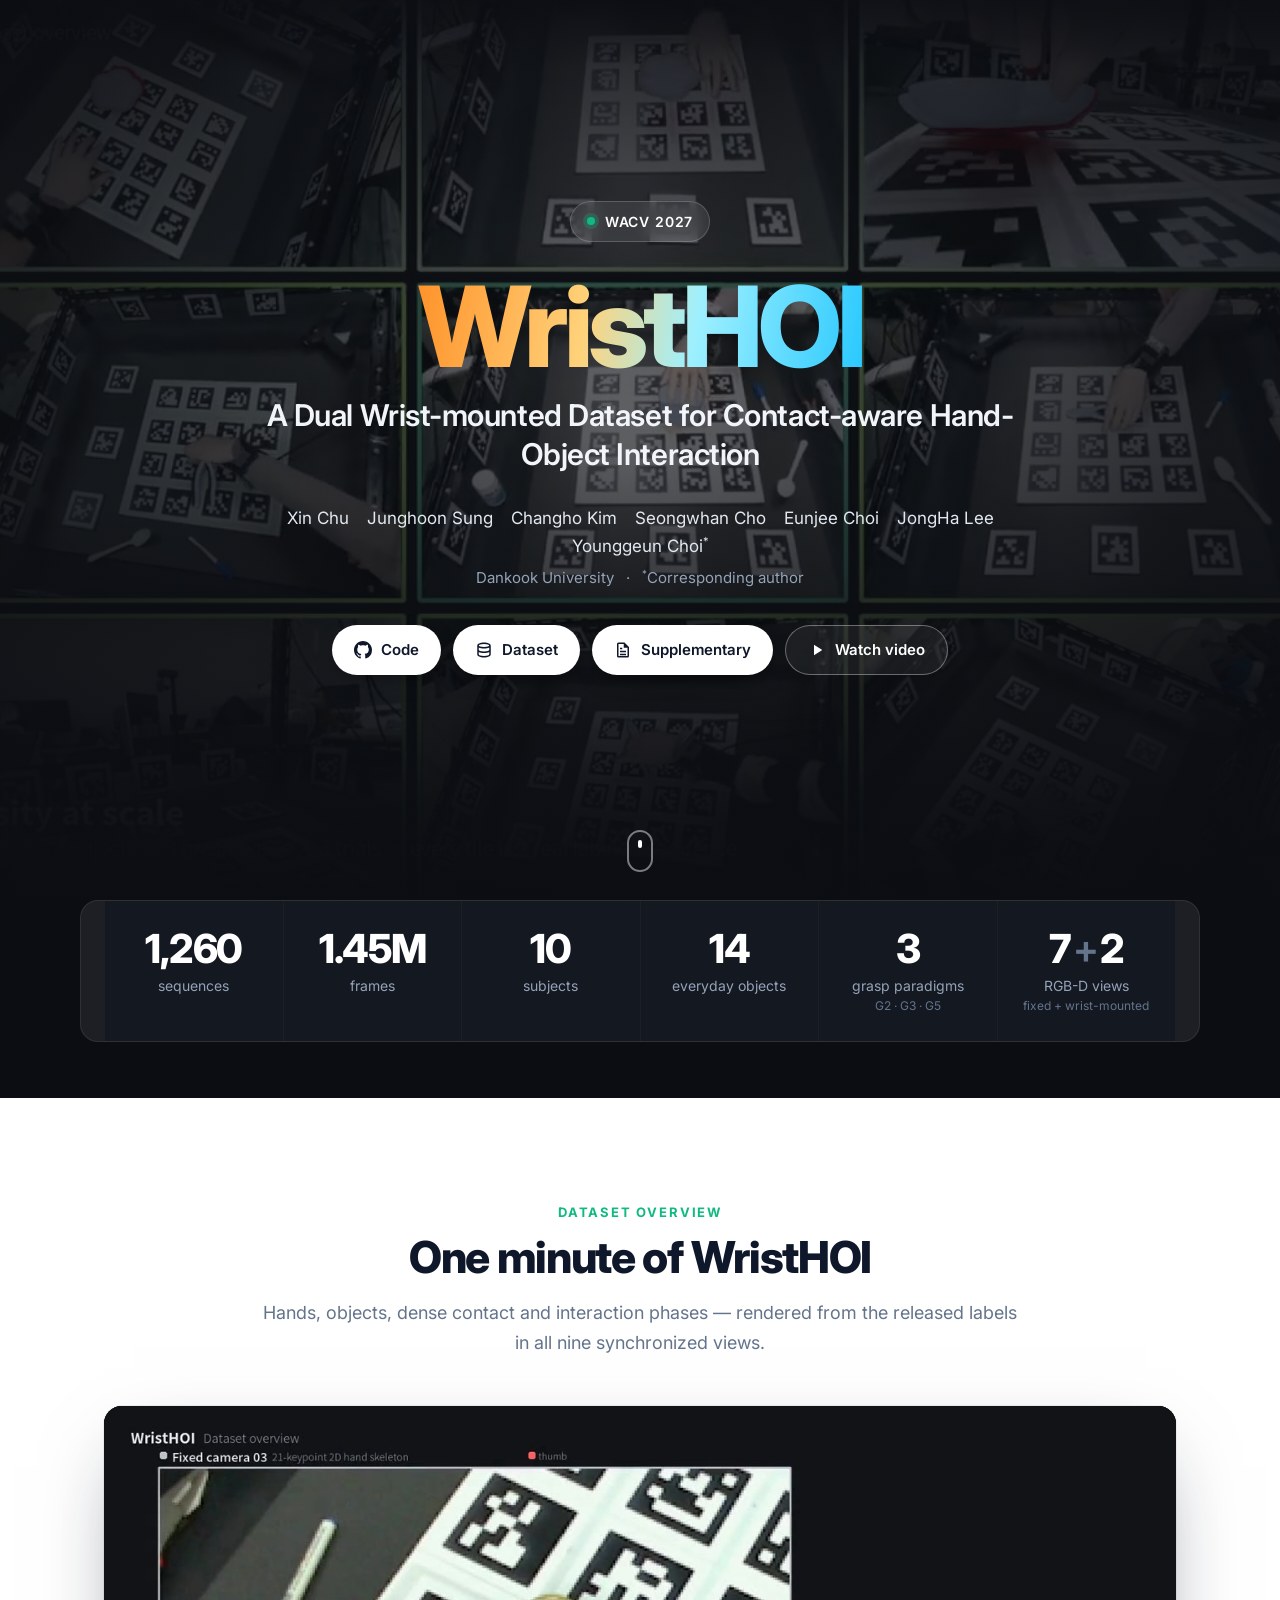
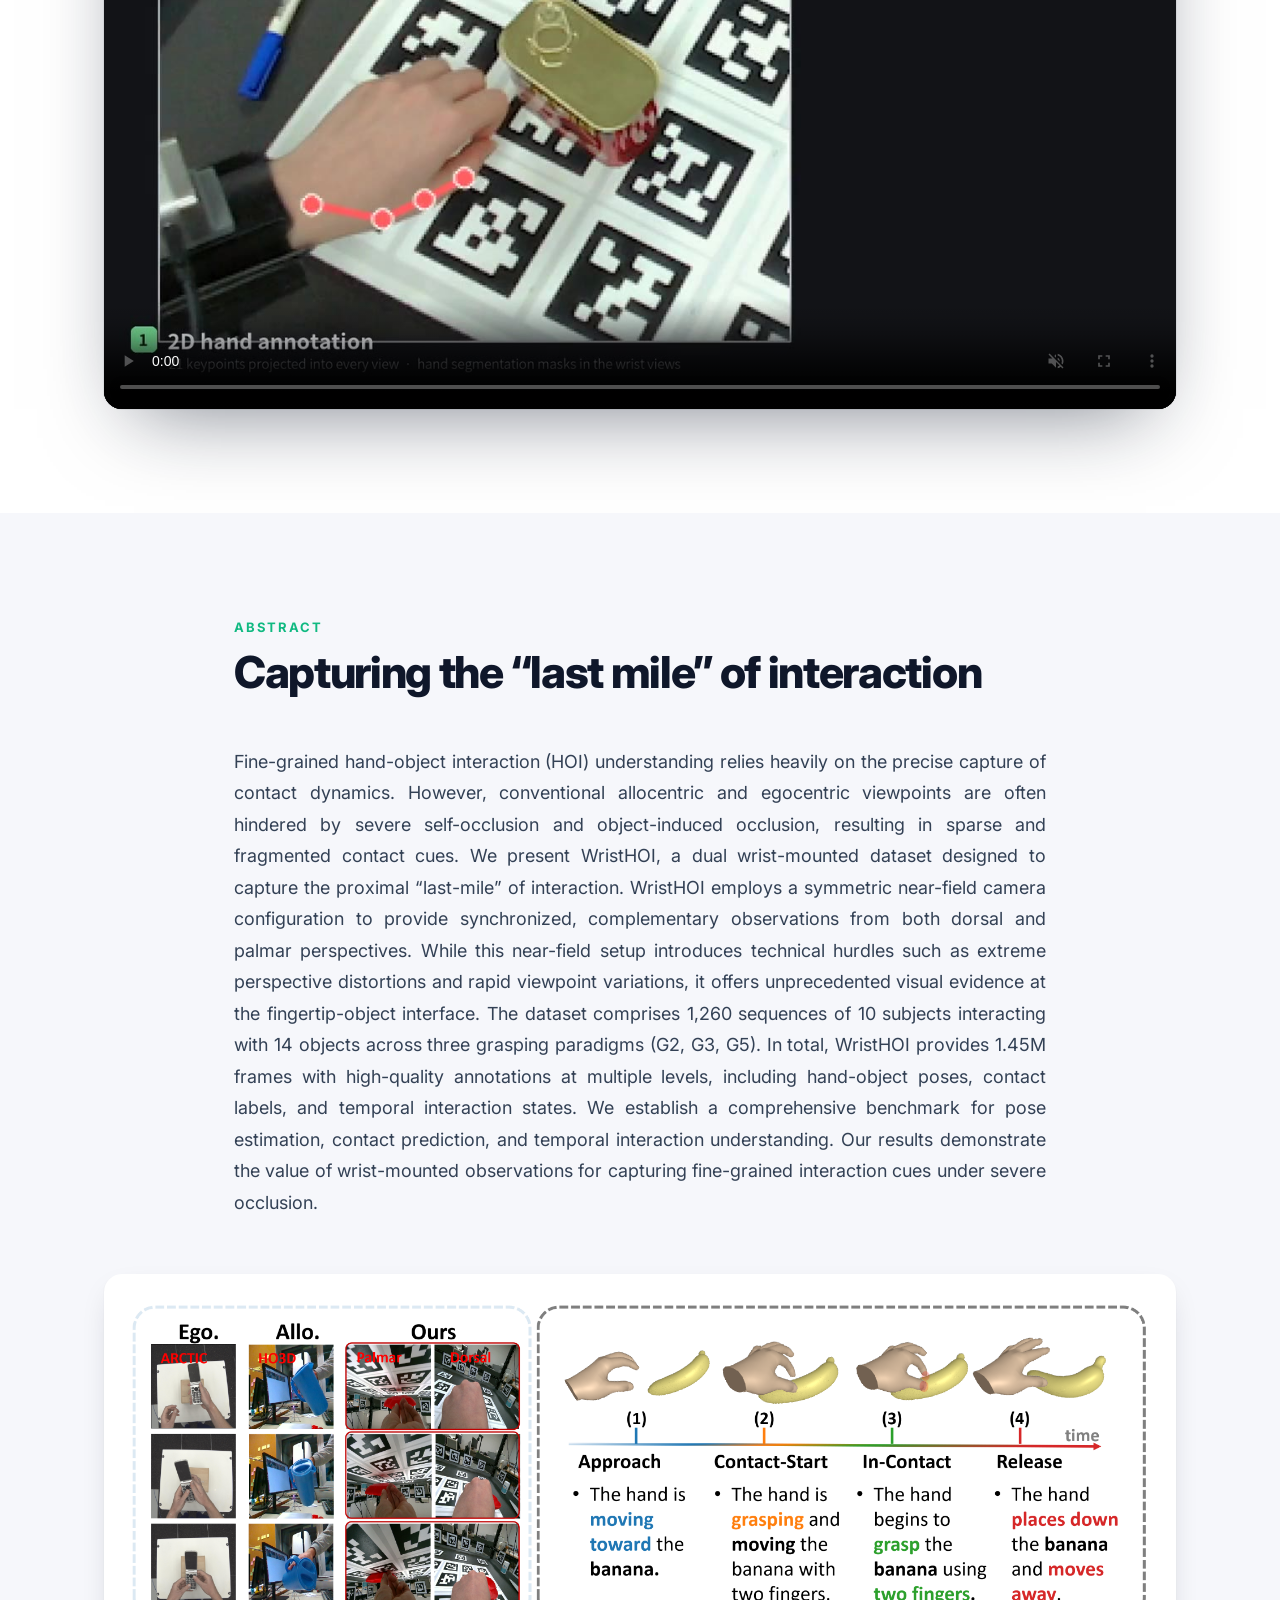
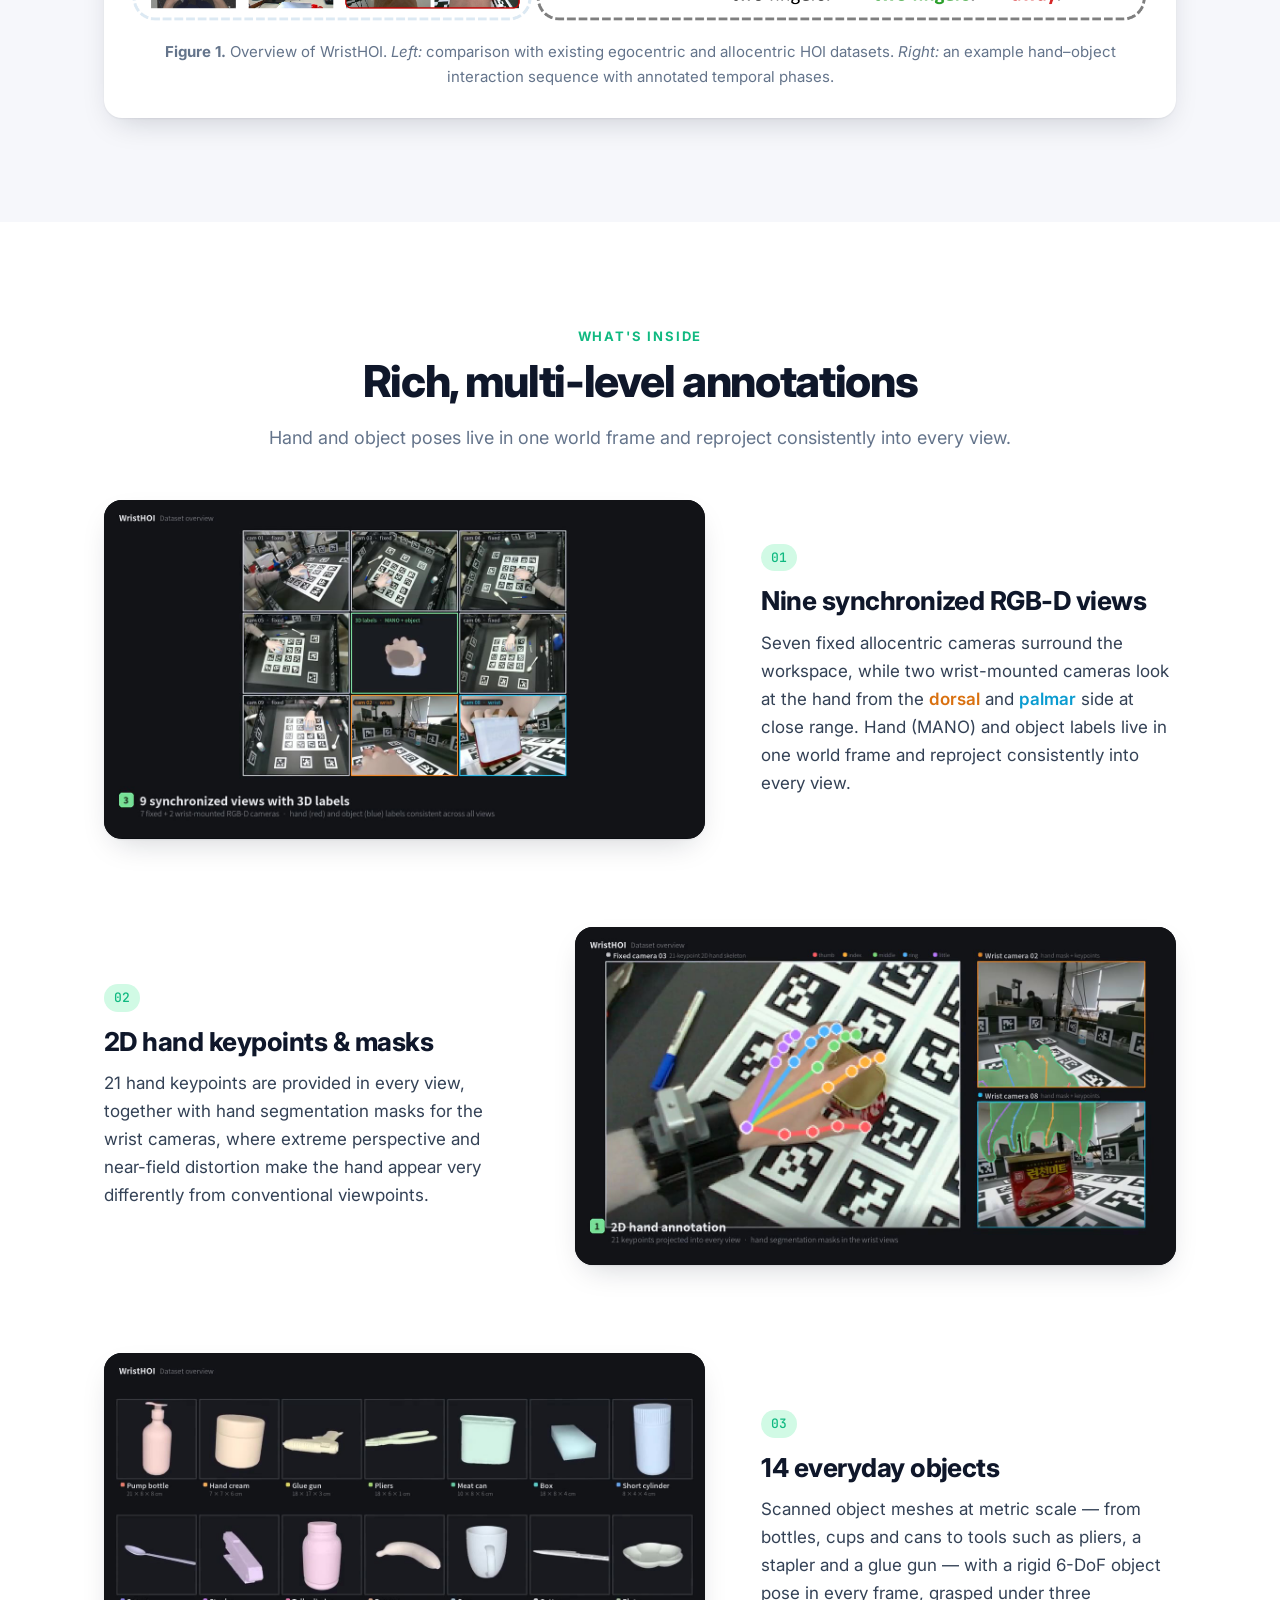
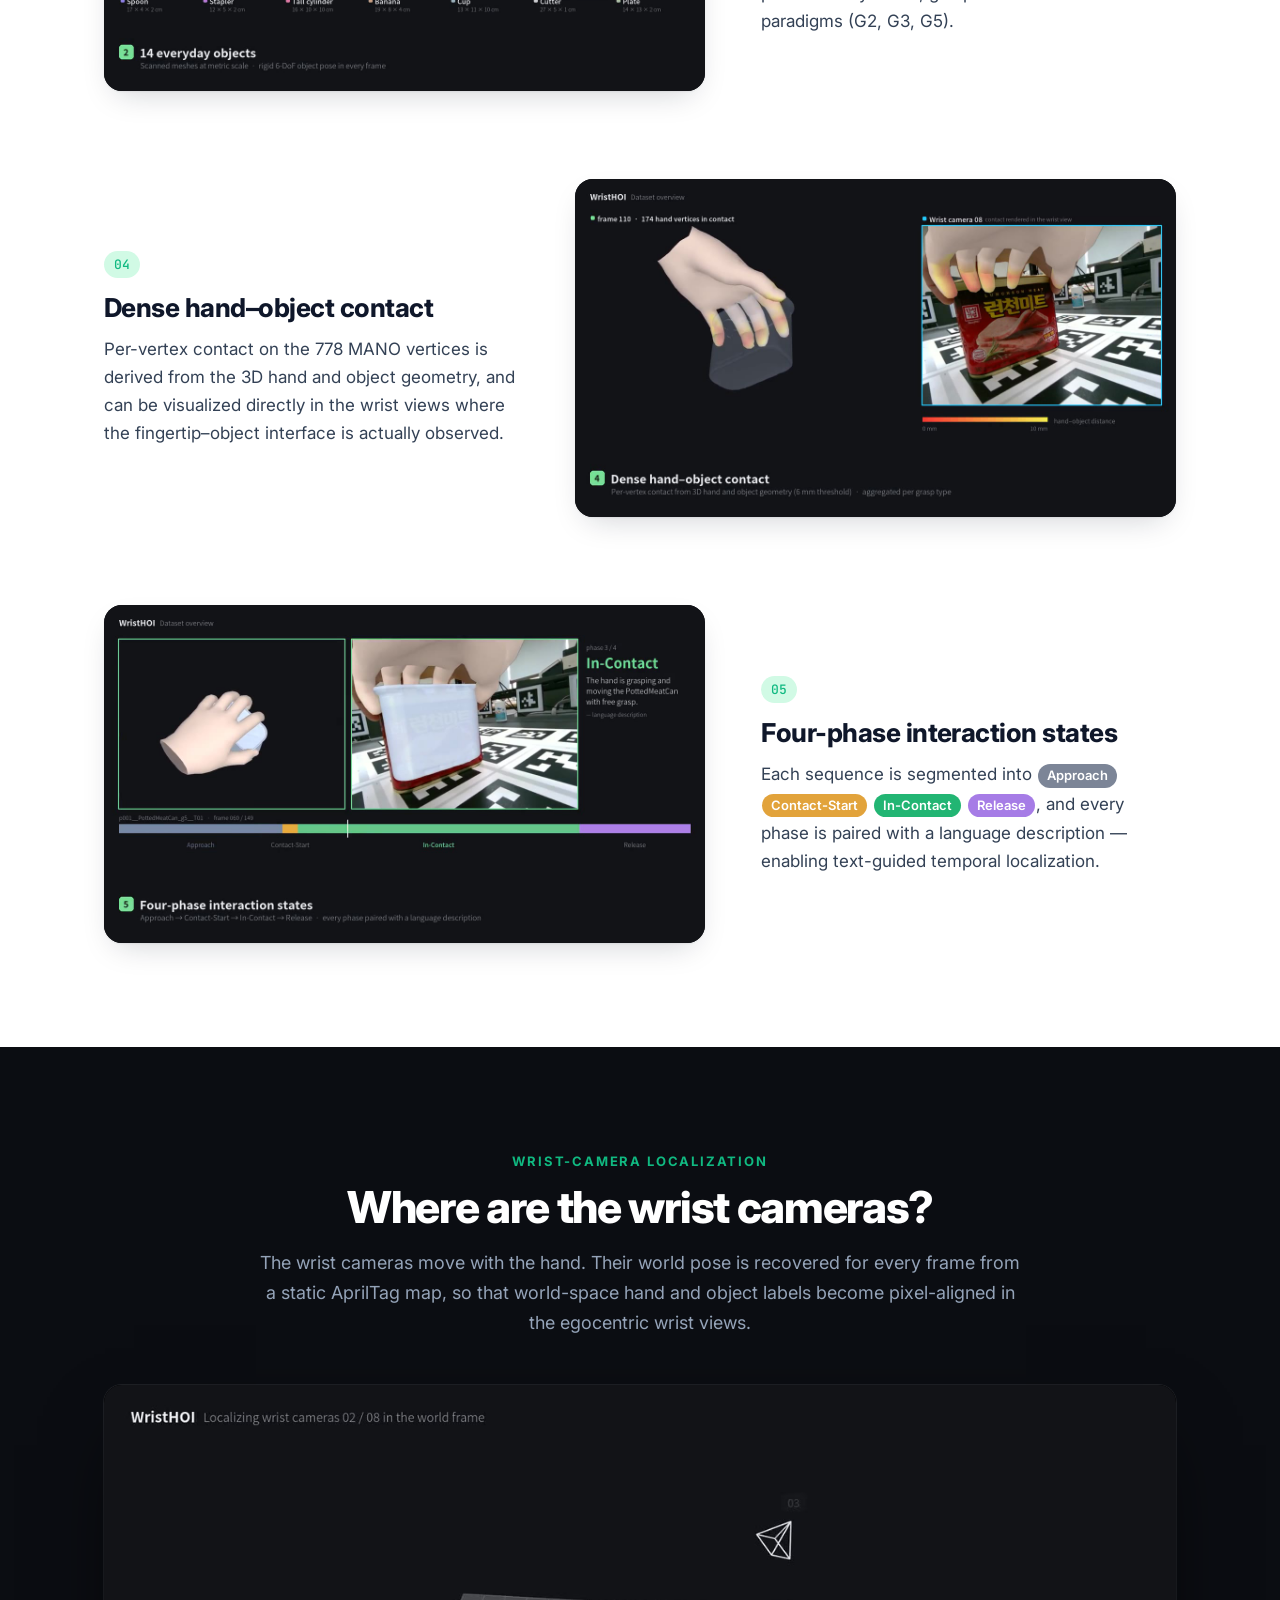
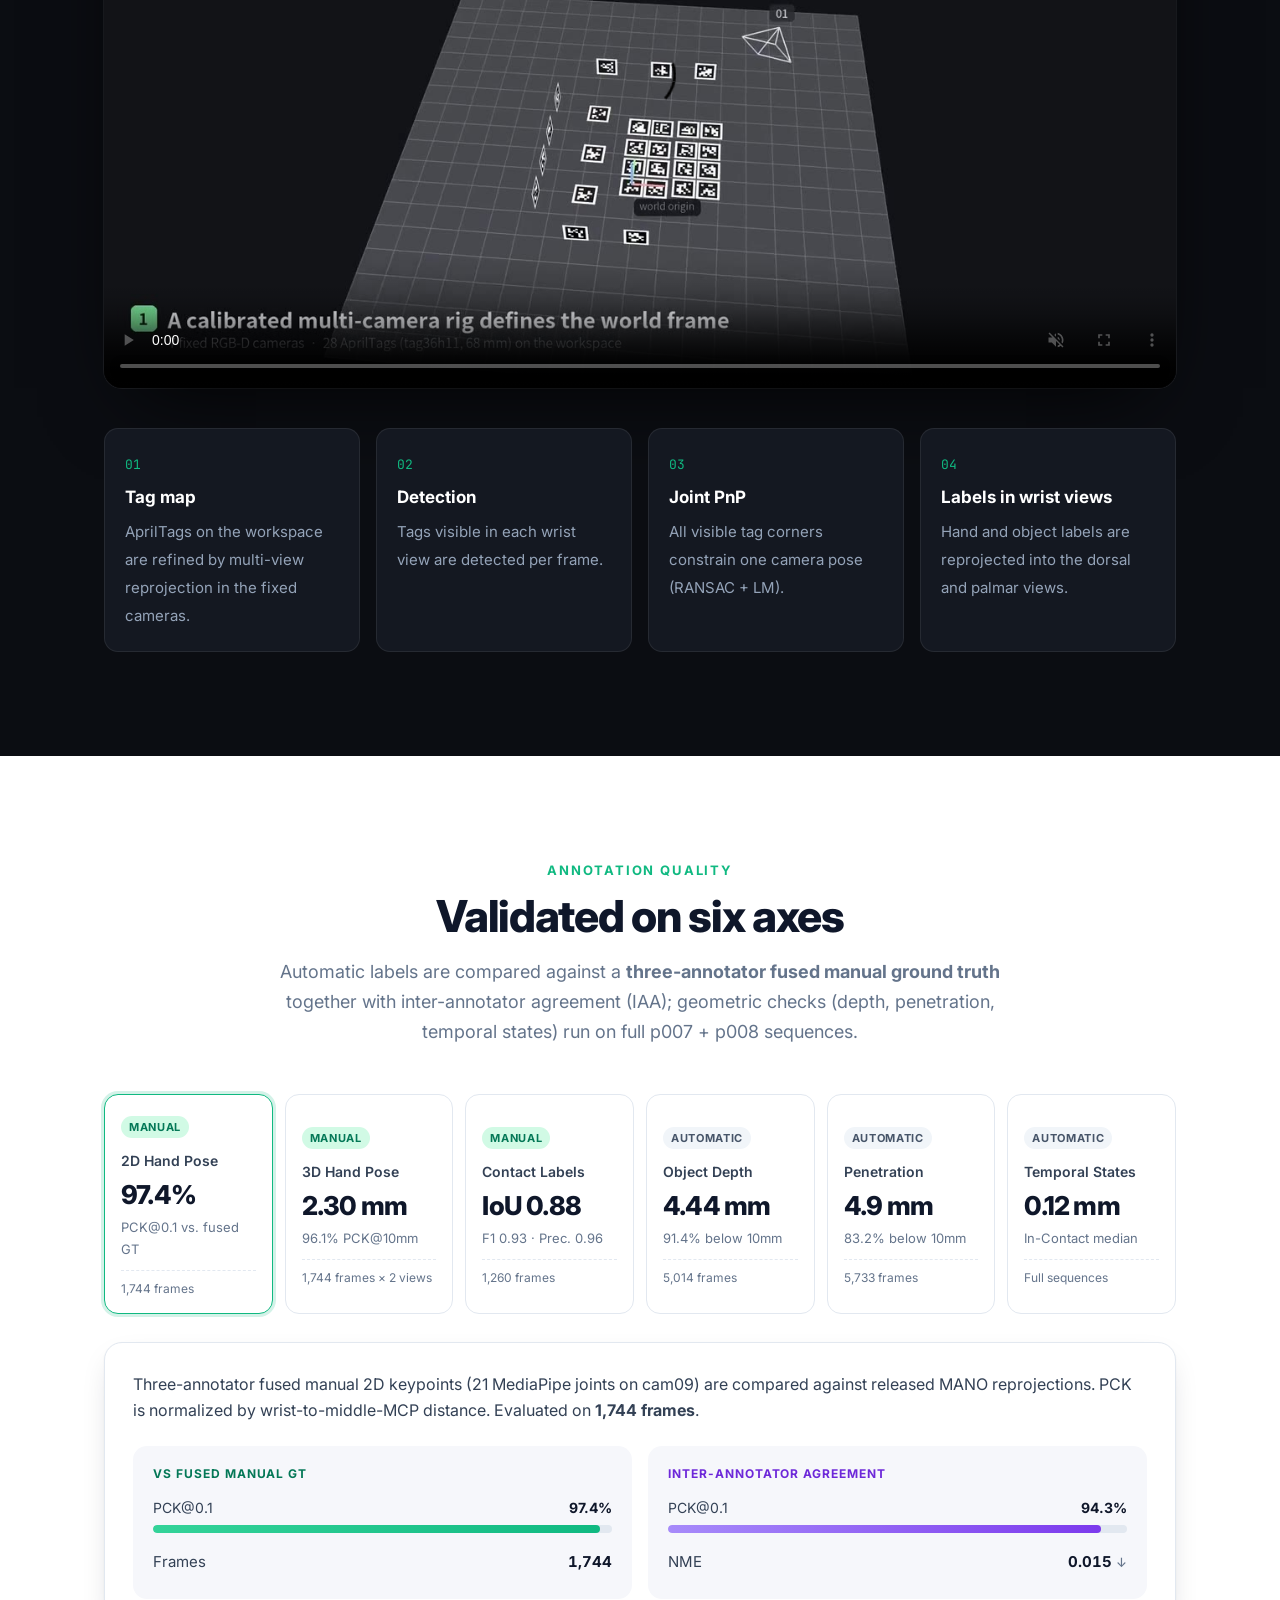
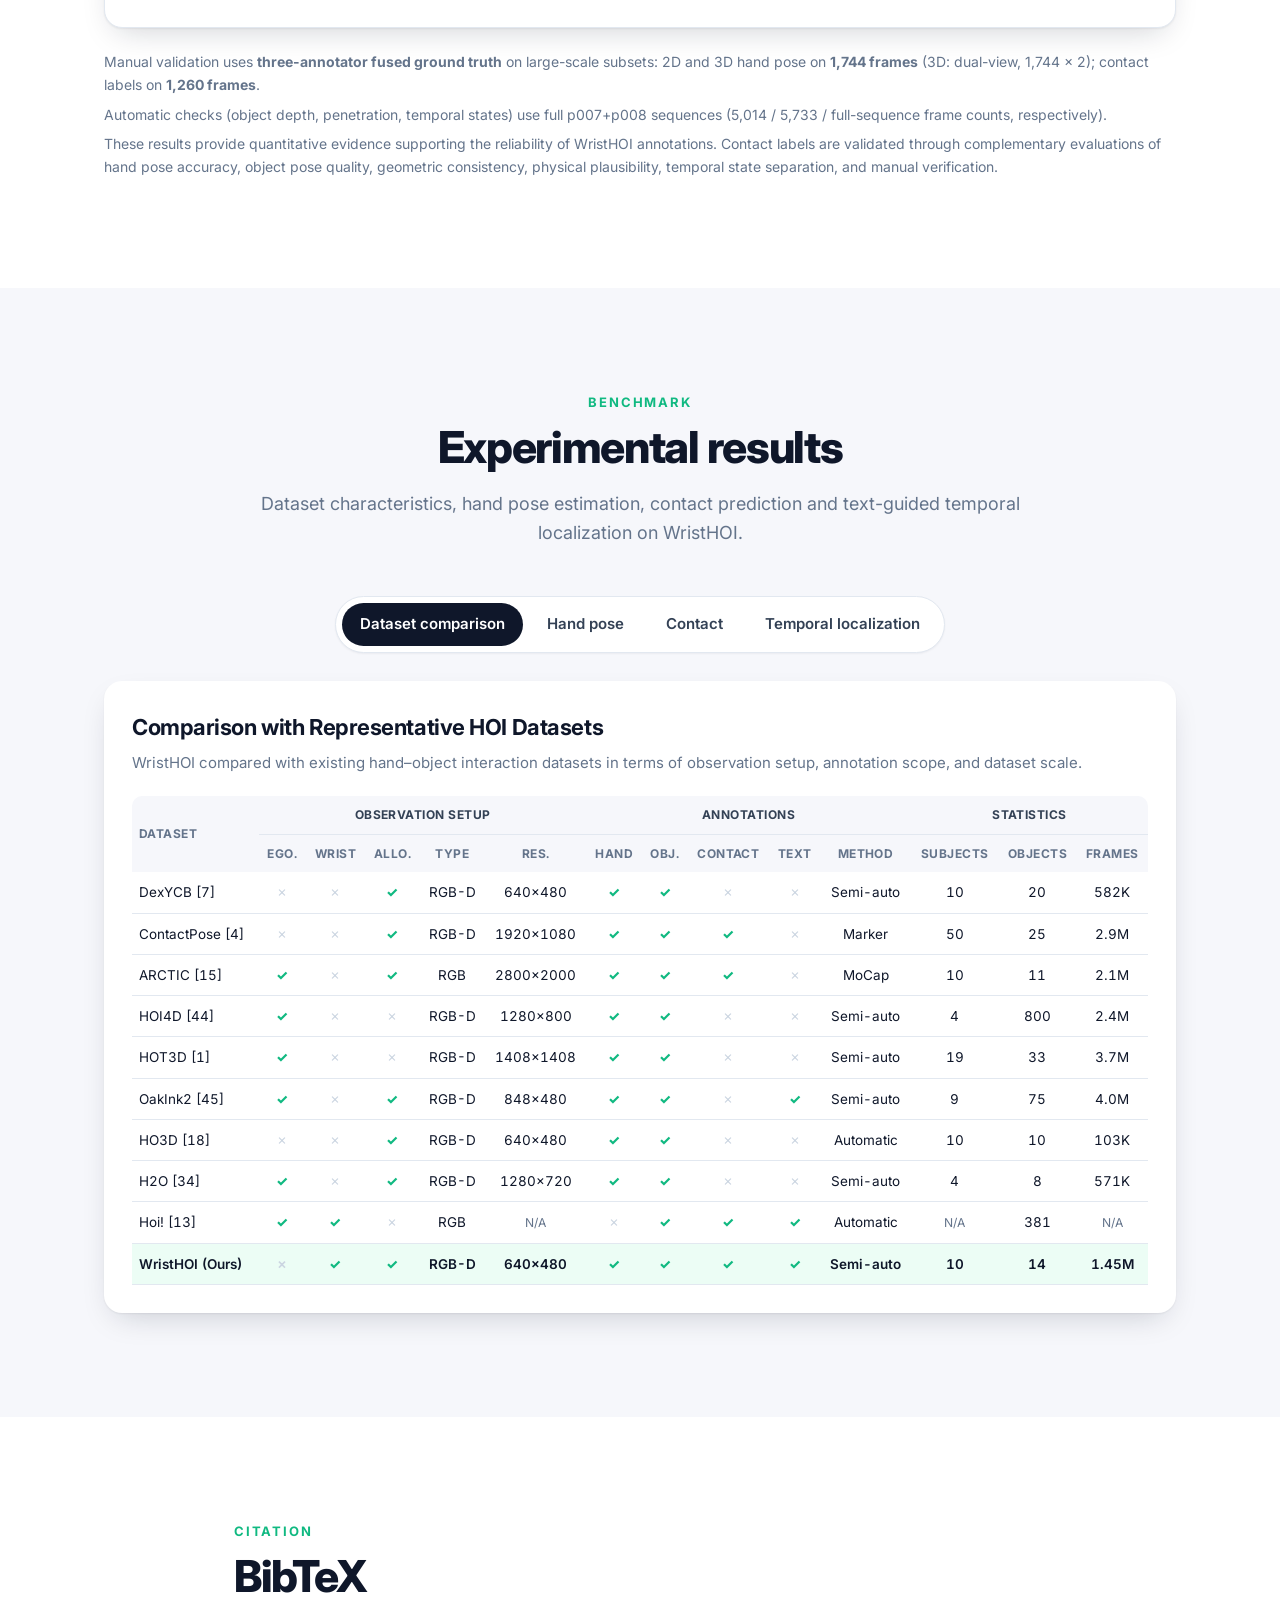
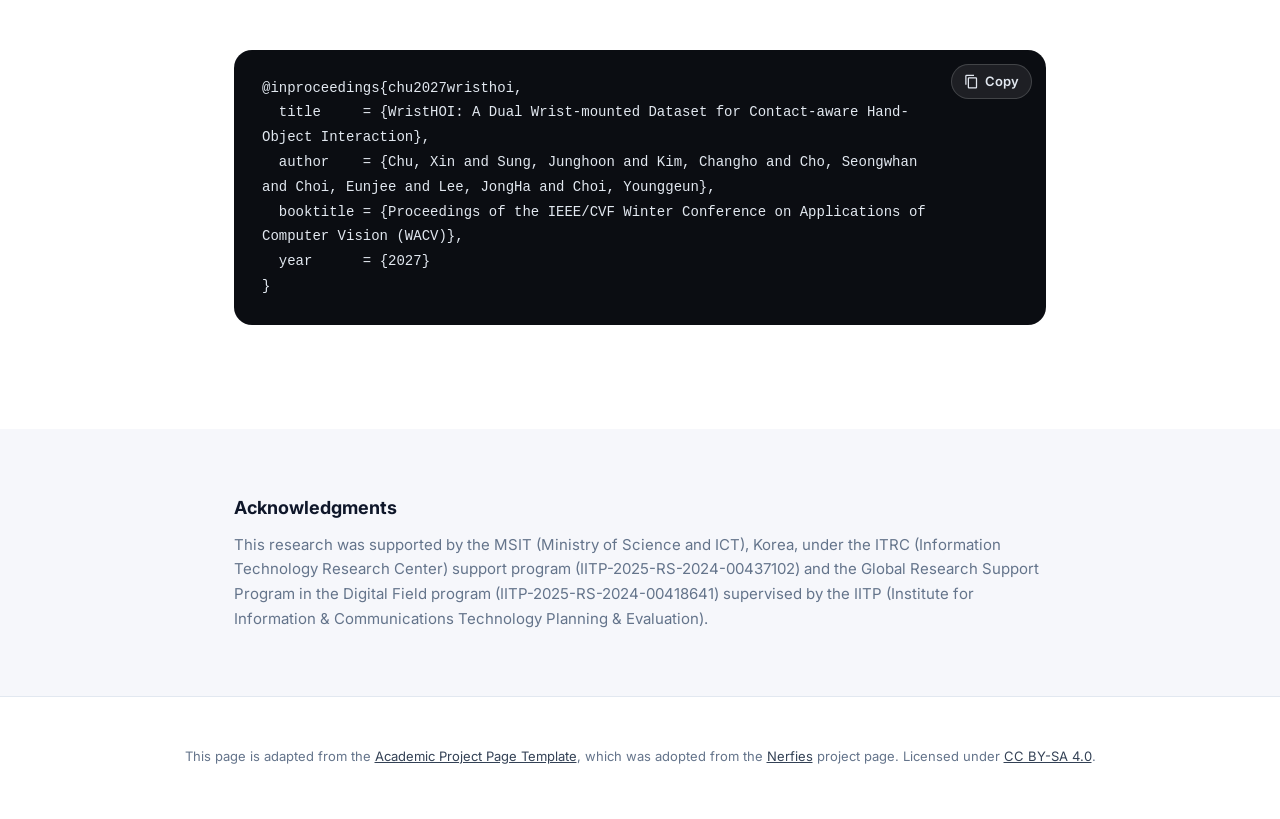
<file: index.html>
<!DOCTYPE html>
<html lang="en">
<head>
  <meta charset="utf-8">
  <meta name="viewport" content="width=device-width, initial-scale=1">
  <title>WristHOI: A Dual Wrist-mounted Dataset for Contact-aware Hand-Object Interaction · WACV 2027</title>
  <meta name="description" content="WristHOI is a dual wrist-mounted RGB-D dataset for contact-aware hand-object interaction: 1,260 sequences, 1.45M frames, 10 subjects, 14 objects, with hand-object poses, dense contact and temporal interaction states. WACV 2027.">
  <meta name="keywords" content="hand-object interaction, wrist-mounted camera, contact, dataset, MANO, 3D hand pose, WACV">
  <meta name="author" content="Xin Chu, Junghoon Sung, Changho Kim, Seongwhan Cho, Eunjee Choi, JongHa Lee, Younggeun Choi">
  <meta name="theme-color" content="#0b0d12">

  <meta property="og:type" content="article">
  <meta property="og:site_name" content="CISLAB · Dankook University">
  <meta property="og:title" content="WristHOI: A Dual Wrist-mounted Dataset for Contact-aware Hand-Object Interaction (WACV 2027)">
  <meta property="og:description" content="Dual wrist-mounted RGB-D views of the last mile of hand-object interaction: 1,260 sequences, 1.45M frames, dense contact and temporal interaction states.">
  <meta property="og:url" content="https://cislab-web.github.io/WristHOI/">
  <meta property="og:image" content="https://cislab-web.github.io/WristHOI/static/images/v2/social.jpg">
  <meta property="og:image:width" content="1280">
  <meta property="og:image:height" content="720">
  <meta name="twitter:card" content="summary_large_image">
  <meta name="twitter:title" content="WristHOI (WACV 2027)">
  <meta name="twitter:description" content="A Dual Wrist-mounted Dataset for Contact-aware Hand-Object Interaction">
  <meta name="twitter:image" content="https://cislab-web.github.io/WristHOI/static/images/v2/social.jpg">

  <meta name="citation_title" content="WristHOI: A Dual Wrist-mounted Dataset for Contact-aware Hand-Object Interaction">
  <meta name="citation_author" content="Chu, Xin">
  <meta name="citation_author" content="Sung, Junghoon">
  <meta name="citation_author" content="Kim, Changho">
  <meta name="citation_author" content="Cho, Seongwhan">
  <meta name="citation_author" content="Choi, Eunjee">
  <meta name="citation_author" content="Lee, JongHa">
  <meta name="citation_author" content="Choi, Younggeun">
  <meta name="citation_publication_date" content="2027">
  <meta name="citation_conference_title" content="IEEE/CVF Winter Conference on Applications of Computer Vision (WACV)">

  <link rel="icon" type="image/png" href="static/images/icon.png">
  <link rel="preconnect" href="https://fonts.googleapis.com">
  <link rel="preconnect" href="https://fonts.gstatic.com" crossorigin>
  <link href="https://fonts.googleapis.com/css2?family=Inter:wght@400;500;600;700;800&family=JetBrains+Mono:wght@400;500&display=swap" rel="stylesheet">
  <link rel="stylesheet" href="static/css/wristhoi.css">
</head>
<body>

<!-- ============================== top nav ============================== -->
<nav class="topnav" id="topnav" aria-label="Sections">
  <div class="topnav-inner">
    <a class="brand" href="#top">WristHOI <span class="brand-venue">WACV 2027</span></a>
    <div class="topnav-links">
      <a href="#video">Video</a>
      <a href="#abstract">Abstract</a>
      <a href="#dataset">Dataset</a>
      <a href="#localization">Wrist cameras</a>
      <a href="#quality">Quality</a>
      <a href="#benchmark">Benchmark</a>
      <a href="#bibtex">BibTeX</a>
    </div>
  </div>
</nav>

<!-- ============================== hero ============================== -->
<header class="hero" id="top">
  <video class="hero-bg" autoplay muted loop playsinline preload="auto" poster="static/images/v2/hero_wall.jpg" aria-hidden="true">
    <source src="static/videos/v2/hero_wall.mp4" type="video/mp4">
  </video>
  <div class="hero-shade"></div>
  <div class="hero-content">
    <div class="venue-pill"><span class="dot"></span>WACV 2027</div>
    <h1 class="hero-title"><span class="grad">WristHOI</span></h1>
    <p class="hero-subtitle">A Dual Wrist-mounted Dataset for Contact-aware Hand-Object Interaction</p>
    <p class="authors">
      <span>Xin Chu</span><span>Junghoon Sung</span><span>Changho Kim</span><span>Seongwhan Cho</span><span>Eunjee Choi</span><span>JongHa Lee</span><span>Younggeun Choi<sup>*</sup></span>
    </p>
    <p class="affil">Dankook University <span class="sep">·</span> <sup>*</sup>Corresponding author</p>
    <div class="hero-buttons">
      <a class="btn btn-light" href="https://github.com/CISLAB-web/WristHOI-v1" target="_blank" rel="noopener">
        <svg viewBox="0 0 16 16" aria-hidden="true"><path fill="currentColor" d="M8 0C3.58 0 0 3.58 0 8c0 3.54 2.29 6.53 5.47 7.59.4.07.55-.17.55-.38 0-.19-.01-.82-.01-1.49-2.01.37-2.53-.49-2.69-.94-.09-.23-.48-.94-.82-1.13-.28-.15-.68-.52-.01-.53.63-.01 1.08.58 1.23.82.72 1.21 1.87.87 2.33.66.07-.52.28-.87.51-1.07-1.78-.2-3.64-.89-3.64-3.95 0-.87.31-1.59.82-2.15-.08-.2-.36-1.02.08-2.12 0 0 .67-.21 2.2.82.64-.18 1.32-.27 2-.27.68 0 1.36.09 2 .27 1.53-1.04 2.2-.82 2.2-.82.44 1.1.16 1.92.08 2.12.51.56.82 1.27.82 2.15 0 3.07-1.87 3.75-3.65 3.95.29.25.54.73.54 1.48 0 1.07-.01 1.93-.01 2.2 0 .21.15.46.55.38A8.013 8.013 0 0016 8c0-4.42-3.58-8-8-8z"/></svg>
        Code
      </a>
      <a class="btn btn-light" href="https://github.com/CISLAB-web/WristHOI-v1" target="_blank" rel="noopener">
        <svg viewBox="0 0 24 24" aria-hidden="true"><path fill="currentColor" d="M12 2C7 2 3 3.8 3 6v12c0 2.2 4 4 9 4s9-1.8 9-4V6c0-2.2-4-4-9-4zm0 2c4.4 0 7 1.5 7 2s-2.6 2-7 2-7-1.5-7-2 2.6-2 7-2zM5 8.7C6.7 9.5 9.2 10 12 10s5.3-.5 7-1.3V12c0 .5-2.6 2-7 2s-7-1.5-7-2V8.7zm0 6C6.7 15.5 9.2 16 12 16s5.3-.5 7-1.3V18c0 .5-2.6 2-7 2s-7-1.5-7-2v-3.3z"/></svg>
        Dataset
      </a>
      <a class="btn btn-light" href="static/pdfs/supplementary_material.pdf" target="_blank" rel="noopener">
        <svg viewBox="0 0 24 24" aria-hidden="true"><path fill="currentColor" d="M14 2H6a2 2 0 00-2 2v16a2 2 0 002 2h12a2 2 0 002-2V8l-6-6zm4 18H6V4h7v5h5v11zM8 13h8v2H8v-2zm0 4h8v2H8v-2zm0-8h3v2H8V9z"/></svg>
        Supplementary
      </a>
      <a class="btn btn-ghost" href="#video">
        <svg viewBox="0 0 24 24" aria-hidden="true"><path fill="currentColor" d="M8 5v14l11-7z"/></svg>
        Watch video
      </a>
    </div>
  </div>
  <a class="scroll-cue" href="#stats" aria-label="Scroll down"><span></span></a>
</header>

<main>
<!-- ============================== stats ============================== -->
<section class="stats" id="stats">
  <div class="wrap stats-grid">
    <div class="stat"><div class="num" data-count="1260">1,260</div><div class="lbl">sequences</div></div>
    <div class="stat"><div class="num">1.45M</div><div class="lbl">frames</div></div>
    <div class="stat"><div class="num" data-count="10">10</div><div class="lbl">subjects</div></div>
    <div class="stat"><div class="num" data-count="14">14</div><div class="lbl">everyday objects</div></div>
    <div class="stat"><div class="num">3</div><div class="lbl">grasp paradigms<br><small>G2 · G3 · G5</small></div></div>
    <div class="stat"><div class="num">7<span class="plus">+</span>2</div><div class="lbl">RGB-D views<br><small>fixed + wrist-mounted</small></div></div>
  </div>
</section>

<!-- ============================== teaser video ============================== -->
<section class="section" id="video">
  <div class="wrap">
    <div class="section-head">
      <p class="eyebrow">Dataset overview</p>
      <h2>One minute of WristHOI</h2>
      <p class="lead">Hands, objects, dense contact and interaction phases — rendered from the released labels in all nine synchronized views.</p>
    </div>
    <figure class="media-frame is-hero">
      <video controls muted loop playsinline preload="metadata" poster="static/images/v2/overview.jpg" data-autoplay>
        <source src="static/videos/v2/overview.mp4" type="video/mp4">
      </video>
    </figure>
  </div>
</section>

<!-- ============================== abstract ============================== -->
<section class="section alt" id="abstract">
  <div class="wrap narrow">
    <div class="section-head left">
      <p class="eyebrow">Abstract</p>
      <h2>Capturing the &ldquo;last mile&rdquo; of interaction</h2>
    </div>
    <p class="abstract">
      Fine-grained hand-object interaction (HOI) understanding relies heavily on the precise capture of contact dynamics. However, conventional allocentric and egocentric viewpoints are often hindered by severe self-occlusion and object-induced occlusion, resulting in sparse and fragmented contact cues. We present WristHOI, a dual wrist-mounted dataset designed to capture the proximal &ldquo;last-mile&rdquo; of interaction. WristHOI employs a symmetric near-field camera configuration to provide synchronized, complementary observations from both dorsal and palmar perspectives. While this near-field setup introduces technical hurdles such as extreme perspective distortions and rapid viewpoint variations, it offers unprecedented visual evidence at the fingertip-object interface. The dataset comprises 1,260 sequences of 10 subjects interacting with 14 objects across three grasping paradigms (G2, G3, G5). In total, WristHOI provides 1.45M frames with high-quality annotations at multiple levels, including hand-object poses, contact labels, and temporal interaction states. We establish a comprehensive benchmark for pose estimation, contact prediction, and temporal interaction understanding. Our results demonstrate the value of wrist-mounted observations for capturing fine-grained interaction cues under severe occlusion.
    </p>
  </div>
  <div class="wrap">
    <figure class="figure-card">
      <img src="static/images/fig011.png" alt="Overview of WristHOI: comparison with egocentric and allocentric HOI datasets, and an example interaction sequence with annotated temporal phases" loading="lazy">
      <figcaption><b>Figure 1.</b> Overview of WristHOI. <i>Left:</i> comparison with existing egocentric and allocentric HOI datasets. <i>Right:</i> an example hand–object interaction sequence with annotated temporal phases.</figcaption>
    </figure>
  </div>
</section>

<!-- ============================== dataset features ============================== -->
<section class="section" id="dataset">
  <div class="wrap">
    <div class="section-head">
      <p class="eyebrow">What's inside</p>
      <h2>Rich, multi-level annotations</h2>
      <p class="lead">Hand and object poses live in one world frame and reproject consistently into every view.</p>
    </div>

    <div class="feature">
      <div class="feature-media"><video muted loop playsinline preload="none" poster="static/images/v2/clip_multiview.jpg" data-autoplay><source src="static/videos/v2/clip_multiview.mp4" type="video/mp4"></video></div>
      <div class="feature-text">
        <span class="chip">01</span>
        <h3>Nine synchronized RGB-D views</h3>
        <p>Seven fixed allocentric cameras surround the workspace, while two wrist-mounted cameras look at the hand from the <span class="t-dorsal">dorsal</span> and <span class="t-palmar">palmar</span> side at close range. Hand (MANO) and object labels live in one world frame and reproject consistently into every view.</p>
      </div>
    </div>

    <div class="feature reverse">
      <div class="feature-media"><video muted loop playsinline preload="none" poster="static/images/v2/clip_2d.jpg" data-autoplay><source src="static/videos/v2/clip_2d.mp4" type="video/mp4"></video></div>
      <div class="feature-text">
        <span class="chip">02</span>
        <h3>2D hand keypoints &amp; masks</h3>
        <p>21 hand keypoints are provided in every view, together with hand segmentation masks for the wrist cameras, where extreme perspective and near-field distortion make the hand appear very differently from conventional viewpoints.</p>
      </div>
    </div>

    <div class="feature">
      <div class="feature-media"><video muted loop playsinline preload="none" poster="static/images/v2/clip_objects.jpg" data-autoplay><source src="static/videos/v2/clip_objects.mp4" type="video/mp4"></video></div>
      <div class="feature-text">
        <span class="chip">03</span>
        <h3>14 everyday objects</h3>
        <p>Scanned object meshes at metric scale — from bottles, cups and cans to tools such as pliers, a stapler and a glue gun — with a rigid 6-DoF object pose in every frame, grasped under three paradigms (G2, G3, G5).</p>
      </div>
    </div>

    <div class="feature reverse">
      <div class="feature-media"><video muted loop playsinline preload="none" poster="static/images/v2/clip_contact.jpg" data-autoplay><source src="static/videos/v2/clip_contact.mp4" type="video/mp4"></video></div>
      <div class="feature-text">
        <span class="chip">04</span>
        <h3>Dense hand–object contact</h3>
        <p>Per-vertex contact on the 778 MANO vertices is derived from the 3D hand and object geometry, and can be visualized directly in the wrist views where the fingertip–object interface is actually observed.</p>
      </div>
    </div>

    <div class="feature">
      <div class="feature-media"><video muted loop playsinline preload="none" poster="static/images/v2/clip_states.jpg" data-autoplay><source src="static/videos/v2/clip_states.mp4" type="video/mp4"></video></div>
      <div class="feature-text">
        <span class="chip">05</span>
        <h3>Four-phase interaction states</h3>
        <p>Each sequence is segmented into <span class="ph ph-a">Approach</span> <span class="ph ph-s">Contact-Start</span> <span class="ph ph-i">In-Contact</span> <span class="ph ph-r">Release</span>, and every phase is paired with a language description — enabling text-guided temporal localization.</p>
      </div>
    </div>
  </div>
</section>

<!-- ============================== wrist camera localization ============================== -->
<section class="section dark" id="localization">
  <div class="wrap">
    <div class="section-head">
      <p class="eyebrow">Wrist-camera localization</p>
      <h2>Where are the wrist cameras?</h2>
      <p class="lead">The wrist cameras move with the hand. Their world pose is recovered for every frame from a static AprilTag map, so that world-space hand and object labels become pixel-aligned in the egocentric wrist views.</p>
    </div>
    <figure class="media-frame is-hero">
      <video controls muted loop playsinline preload="none" poster="static/images/v2/wrist_localization.jpg" data-autoplay>
        <source src="static/videos/v2/wrist_localization.mp4" type="video/mp4">
      </video>
    </figure>
    <ol class="steps">
      <li><b>Tag map</b><span>AprilTags on the workspace are refined by multi-view reprojection in the fixed cameras.</span></li>
      <li><b>Detection</b><span>Tags visible in each wrist view are detected per frame.</span></li>
      <li><b>Joint PnP</b><span>All visible tag corners constrain one camera pose (RANSAC + LM).</span></li>
      <li><b>Labels in wrist views</b><span>Hand and object labels are reprojected into the dorsal and palmar views.</span></li>
    </ol>
  </div>
</section>

<!-- ============================== quality ============================== -->
<section class="section" id="quality">
  <div class="wrap">
    <div class="section-head">
      <p class="eyebrow">Annotation quality</p>
      <h2>Validated on six axes</h2>
      <p class="lead">Automatic labels are compared against a <b>three-annotator fused manual ground truth</b> together with inter-annotator agreement (IAA); geometric checks (depth, penetration, temporal states) run on full p007 + p008 sequences.</p>
    </div>
    <div class="quality">
    <div class="quality-summary-grid" role="tablist" aria-label="Quality validation axes">
      <button type="button" class="quality-summary-card is-active" data-quality-tab="qv-2d" aria-selected="true">
        <div class="card-tag is-manual">Manual</div>
        <div class="card-title">2D Hand Pose</div>
        <div class="card-metric">97.4%</div>
        <div class="card-sub">PCK@0.1 vs. fused GT</div>
        <div class="card-foot">1,744 frames</div>
      </button>
      <button type="button" class="quality-summary-card" data-quality-tab="qv-3d">
        <div class="card-tag is-manual">Manual</div>
        <div class="card-title">3D Hand Pose</div>
        <div class="card-metric">2.30 mm</div>
        <div class="card-sub">96.1% PCK@10mm</div>
        <div class="card-foot">1,744 frames × 2 views</div>
      </button>
      <button type="button" class="quality-summary-card" data-quality-tab="qv-contact">
        <div class="card-tag is-manual">Manual</div>
        <div class="card-title">Contact Labels</div>
        <div class="card-metric">IoU 0.88</div>
        <div class="card-sub">F1 0.93 · Prec. 0.96</div>
        <div class="card-foot">1,260 frames</div>
      </button>
      <button type="button" class="quality-summary-card" data-quality-tab="qv-depth">
        <div class="card-tag">Automatic</div>
        <div class="card-title">Object Depth</div>
        <div class="card-metric">4.44 mm</div>
        <div class="card-sub">91.4% below 10mm</div>
        <div class="card-foot">5,014 frames</div>
      </button>
      <button type="button" class="quality-summary-card" data-quality-tab="qv-penetration">
        <div class="card-tag">Automatic</div>
        <div class="card-title">Penetration</div>
        <div class="card-metric">4.9 mm</div>
        <div class="card-sub">83.2% below 10mm</div>
        <div class="card-foot">5,733 frames</div>
      </button>
      <button type="button" class="quality-summary-card" data-quality-tab="qv-temporal">
        <div class="card-tag">Automatic</div>
        <div class="card-title">Temporal States</div>
        <div class="card-metric">0.12 mm</div>
        <div class="card-sub">In-Contact median</div>
        <div class="card-foot">Full sequences</div>
      </button>
    </div>

    <div class="quality-tab-groups">
      <p class="quality-tab-group-label">Manual annotation vs. dataset</p>
      <div class="quality-tab-nav">
        <button type="button" class="quality-tab-btn is-active" data-quality-tab="qv-2d">2D Hand</button>
        <button type="button" class="quality-tab-btn" data-quality-tab="qv-3d">3D Hand</button>
        <button type="button" class="quality-tab-btn" data-quality-tab="qv-contact">Contact</button>
      </div>
      <p class="quality-tab-group-label">Automatic geometric checks</p>
      <div class="quality-tab-nav">
        <button type="button" class="quality-tab-btn" data-quality-tab="qv-depth">Depth</button>
        <button type="button" class="quality-tab-btn" data-quality-tab="qv-penetration">Penetration</button>
        <button type="button" class="quality-tab-btn" data-quality-tab="qv-temporal">Temporal</button>
      </div>
    </div>

    <!-- Tab: 2D Hand -->
    <div id="qv-2d" class="quality-tab-panel is-active" role="tabpanel">
      <p class="quality-panel-method">
        Three-annotator fused manual 2D keypoints (21 MediaPipe joints on cam09) are compared against released MANO reprojections.
        PCK is normalized by wrist-to-middle-MCP distance. Evaluated on <strong>1,744 frames</strong>.
      </p>
      <div class="quality-metric-columns">
        <div class="quality-metric-panel is-dataset">
          <div class="quality-panel-heading is-dataset">vs fused manual GT</div>
          <div class="quality-progress">
            <div class="quality-progress-header"><span>PCK@0.1</span><span>97.4%</span></div>
            <div class="quality-progress-bar"><div class="quality-progress-fill" style="width:97.4%"></div></div>
          </div>
          <div class="quality-metric-row">
            <span class="label">Frames</span>
            <span class="value">1,744</span>
          </div>
        </div>
        <div class="quality-metric-panel is-iaa">
          <div class="quality-panel-heading is-iaa">Inter-annotator agreement</div>
          <div class="quality-progress">
            <div class="quality-progress-header"><span>PCK@0.1</span><span>94.3%</span></div>
            <div class="quality-progress-bar"><div class="quality-progress-fill is-iaa" style="width:94.3%"></div></div>
          </div>
          <div class="quality-metric-row">
            <span class="label">NME</span>
            <span class="value">0.015 <span class="dir">↓</span></span>
          </div>
        </div>
      </div>
    </div>

    <!-- Tab: 3D Hand -->
    <div id="qv-3d" class="quality-tab-panel" role="tabpanel" hidden>
      <p class="quality-panel-method">
        Dual-view manual annotation (cam09 + cam07; <strong>1,744 frames × 2 views</strong>) with DLT triangulation,
        compared against released <code>keypoints3d</code> using three-annotator fused manual GT.
      </p>
      <div class="quality-metric-columns">
        <div class="quality-metric-panel is-dataset">
          <div class="quality-panel-heading is-dataset">vs fused manual GT</div>
          <div class="quality-metric-row">
            <span class="label">MPJPE</span>
            <span class="value">2.30 mm <span class="dir">↓</span></span>
          </div>
          <div class="quality-progress">
            <div class="quality-progress-header"><span>PCK@10mm</span><span>96.1%</span></div>
            <div class="quality-progress-bar"><div class="quality-progress-fill" style="width:96.1%"></div></div>
          </div>
          <div class="quality-metric-row">
            <span class="label">Frames</span>
            <span class="value">1,744 × 2 views</span>
          </div>
        </div>
        <div class="quality-metric-panel is-iaa">
          <div class="quality-panel-heading is-iaa">Inter-annotator agreement</div>
          <div class="quality-metric-row">
            <span class="label">MPJPE</span>
            <span class="value">1.63 mm <span class="dir">↓</span></span>
          </div>
          <div class="quality-progress">
            <div class="quality-progress-header"><span>PCK@10mm</span><span>97.7%</span></div>
            <div class="quality-progress-bar"><div class="quality-progress-fill is-iaa" style="width:97.7%"></div></div>
          </div>
        </div>
      </div>
    </div>

    <!-- Tab: Contact -->
    <div id="qv-contact" class="quality-tab-panel" role="tabpanel" hidden>
      <p class="quality-panel-method">
        Three-annotator fused manual contact labels (778 MANO vertices) are compared against dataset automatic
        <code>contact_label</code> on <strong>1,260 frames</strong>.
      </p>
      <div class="quality-metric-columns">
        <div class="quality-metric-panel is-dataset">
          <div class="quality-panel-heading is-dataset">vs fused manual GT</div>
          <div class="quality-metric-row">
            <span class="label">Vertex IoU</span>
            <span class="value">0.88 <span class="dir">↑</span></span>
          </div>
          <div class="quality-metric-row">
            <span class="label">Vertex F1</span>
            <span class="value">0.93 <span class="dir">↑</span></span>
          </div>
          <div class="quality-metric-row">
            <span class="label">Precision</span>
            <span class="value">0.96 <span class="dir">↑</span></span>
          </div>
          <div class="quality-metric-row">
            <span class="label">Recall</span>
            <span class="value">0.91 <span class="dir">↑</span></span>
          </div>
          <div class="quality-metric-row">
            <span class="label">Frames</span>
            <span class="value">1,260</span>
          </div>
        </div>
        <div class="quality-metric-panel is-iaa">
          <div class="quality-panel-heading is-iaa">Inter-annotator agreement</div>
          <div class="quality-metric-row">
            <span class="label">Vertex IoU</span>
            <span class="value">0.74 <span class="dir">↑</span></span>
          </div>
          <div class="quality-metric-row">
            <span class="label">Tolerant F1 @10mm</span>
            <span class="value">0.88 <span class="dir">↑</span></span>
          </div>
          <div class="quality-metric-row">
            <span class="label">Finger6 IoU</span>
            <span class="value">0.93 <span class="dir">↑</span></span>
          </div>
          <div class="quality-metric-row">
            <span class="label">Chamfer surface distance</span>
            <span class="value">6.1 mm <span class="dir">↓</span></span>
          </div>
        </div>
      </div>
      <details class="quality-details">
        <summary>Contact distance threshold sensitivity (τ = 1–5 mm)</summary>
        <p class="quality-panel-method" style="margin: 1rem 1rem 0.75rem;">
          WristHOI marks a MANO vertex as <em>in contact</em> when its hand–object distance falls below an
          <strong>on-threshold τ</strong> (baseline <strong>τ = 4 mm</strong>, with hysteresis in the released pipeline).
          Using cached per-vertex distances, we re-run the same classification logic at τ ∈ {1, 2, 3, 4, 5} mm and report:
          <strong>Contact ratio</strong> — the average fraction of hand vertices labeled in contact;
          <strong>Flip rate</strong> — the fraction of frames whose contact labeling differs from the τ = 4 mm baseline.
          Flip rates stay low near the baseline (e.g. 2.9% at τ = 3, 3.2% at τ = 5), indicating stable automatic contact labels.
          This is <em>not</em> a per-state breakdown; see the <strong>Temporal</strong> tab for how the four interaction states separate in distance.
        </p>
        <div class="paper-table-scroll">
          <table class="paper-table is-compact">
            <thead>
              <tr>
                <th class="text-left">On-threshold τ (mm)</th>
                <th class="num">Baseline</th>
                <th class="num">Contact vertex ratio</th>
                <th class="num">Flip rate vs τ = 4</th>
              </tr>
            </thead>
            <tbody>
              <tr><td class="text-left">1</td><td class="num">—</td><td class="num">13.9%</td><td class="num">12.1%</td></tr>
              <tr><td class="text-left">2</td><td class="num">—</td><td class="num">17.7%</td><td class="num">5.4%</td></tr>
              <tr><td class="text-left">3</td><td class="num">—</td><td class="num">19.3%</td><td class="num">2.9%</td></tr>
              <tr class="highlight-row"><td class="text-left">4</td><td class="num">✓</td><td class="num best">20.5%</td><td class="num">0</td></tr>
              <tr><td class="text-left">5</td><td class="num">—</td><td class="num">21.6%</td><td class="num">3.2%</td></tr>
            </tbody>
          </table>
        </div>
      </details>
    </div>

    <!-- Tab: Depth -->
    <div id="qv-depth" class="quality-tab-panel" role="tabpanel" hidden>
      <p class="quality-panel-method">
        Depth-map samples are back-projected and measured against the object mesh surface (mean point-to-mesh error).
        Fully automatic evaluation on p007+p008, <strong>5,014 frames</strong>.
      </p>
      <div class="quality-metric-columns">
        <div class="quality-metric-panel is-auto">
          <div class="quality-panel-heading is-auto">Automatic check</div>
          <div class="quality-metric-row">
            <span class="label">Mean point-to-mesh error</span>
            <span class="value">4.44 mm <span class="dir">↓</span></span>
          </div>
          <div class="quality-progress">
            <div class="quality-progress-header"><span>Below 10mm</span><span>91.4%</span></div>
            <div class="quality-progress-bar"><div class="quality-progress-fill" style="width:91.4%"></div></div>
          </div>
          <div class="quality-metric-row">
            <span class="label">Frames</span>
            <span class="value">5,014</span>
          </div>
        </div>
        <div class="quality-metric-panel is-na">
          <div class="quality-panel-heading">Inter-annotator agreement</div>
          <p class="is-size-7 has-text-grey mt-2">Not applicable — this axis uses fully automatic geometric verification without manual ground truth.</p>
        </div>
      </div>
      <details class="quality-details">
        <summary>Breakdown by grasp</summary>
        <div class="paper-table-scroll">
          <table class="paper-table is-compact">
            <thead>
              <tr>
                <th class="text-left">Grasp</th>
                <th class="num">Frames</th>
                <th class="num">Mean ↓ (mm)</th>
                <th class="num">Median ↓ (mm)</th>
                <th class="num">Inlier@10mm ↑</th>
              </tr>
            </thead>
            <tbody>
              <tr class="highlight-row"><td class="text-left">Overall</td><td class="num">5,014</td><td class="num best">4.44</td><td class="num">5.15</td><td class="num best">91.4%</td></tr>
              <tr><td class="text-left">g2</td><td class="num">1,680</td><td class="num">3.84</td><td class="num">4.42</td><td class="num">92.8%</td></tr>
              <tr><td class="text-left">g3</td><td class="num">1,668</td><td class="num">4.07</td><td class="num">4.08</td><td class="num">92.0%</td></tr>
              <tr><td class="text-left">g5</td><td class="num">1,666</td><td class="num">5.47</td><td class="num">6.95</td><td class="num">89.2%</td></tr>
            </tbody>
          </table>
        </div>
      </details>
    </div>

    <!-- Tab: Penetration -->
    <div id="qv-penetration" class="quality-tab-panel" role="tabpanel" hidden>
      <p class="quality-panel-method">
        Signed distance from MANO hand vertices to the object mesh (negative = interpenetration).
        Evaluated on Contact-Start + In-Contact frames, <strong>5,733 frames</strong>.
      </p>
      <div class="quality-metric-columns">
        <div class="quality-metric-panel is-auto">
          <div class="quality-panel-heading is-auto">Automatic check</div>
          <div class="quality-metric-row">
            <span class="label">Average max penetration</span>
            <span class="value">4.9 mm <span class="dir">↓</span></span>
          </div>
          <div class="quality-progress">
            <div class="quality-progress-header"><span>Below 10mm</span><span>83.2%</span></div>
            <div class="quality-progress-bar"><div class="quality-progress-fill" style="width:83.2%"></div></div>
          </div>
          <div class="quality-metric-row">
            <span class="label">Frames</span>
            <span class="value">5,733</span>
          </div>
        </div>
        <div class="quality-metric-panel is-na">
          <div class="quality-panel-heading">Inter-annotator agreement</div>
          <p class="is-size-7 has-text-grey mt-2">Not applicable — penetration is computed automatically from released meshes and poses.</p>
        </div>
      </div>
      <details class="quality-details">
        <summary>Breakdown by state and grasp</summary>
        <div class="paper-table-scroll">
          <table class="paper-table is-compact">
            <thead>
              <tr>
                <th class="text-left">Group</th>
                <th class="num">Frames</th>
                <th class="num">Median max pen. ↓</th>
                <th class="num">&lt;5mm ↑</th>
                <th class="num">&lt;10mm ↑</th>
              </tr>
            </thead>
            <tbody>
              <tr class="highlight-row"><td class="text-left">Overall</td><td class="num">5,733</td><td class="num best">3.45 mm</td><td class="num">62.0%</td><td class="num best">83.2%</td></tr>
              <tr><td class="text-left">In-Contact</td><td class="num">5,061</td><td class="num">3.88 mm</td><td class="num">58.7%</td><td class="num">81.5%</td></tr>
              <tr><td class="text-left">Contact-Start</td><td class="num">672</td><td class="num">0.38 mm</td><td class="num">86.6%</td><td class="num">95.8%</td></tr>
              <tr><td class="text-left">g2</td><td class="num">1,864</td><td class="num">3.50 mm</td><td class="num">62.8%</td><td class="num">87.0%</td></tr>
              <tr><td class="text-left">g3</td><td class="num">1,923</td><td class="num">3.22 mm</td><td class="num">62.7%</td><td class="num">83.4%</td></tr>
              <tr><td class="text-left">g5</td><td class="num">1,946</td><td class="num">3.69 mm</td><td class="num">60.5%</td><td class="num">79.3%</td></tr>
            </tbody>
          </table>
        </div>
      </details>
    </div>

    <!-- Tab: Temporal -->
    <div id="qv-temporal" class="quality-tab-panel" role="tabpanel" hidden>
      <p class="quality-panel-method">
        Per-frame minimum hand–object distance from <code>contact_sequence.json</code>, grouped by the four
        released temporal states (Approach / Contact-Start / In-Contact / Release). Mesh-free automatic check on
        full p007+p008 sequences. These states are derived from per-vertex contact distances with threshold
        τ = 4 mm; see the <strong>Contact</strong> tab for how labels change when τ is varied.
      </p>
      <div class="quality-metric-columns">
        <div class="quality-metric-panel is-auto" style="grid-column: 1 / -1;">
          <div class="quality-panel-heading is-auto">Distance by temporal state</div>
          <div class="paper-table-scroll" style="box-shadow:none;">
            <table class="paper-table is-compact">
              <thead>
                <tr>
                  <th class="text-left">State</th>
                  <th class="num">N frames</th>
                  <th class="num">Mean (mm)</th>
                  <th class="num">Median (mm)</th>
                  <th class="num">P95 (mm)</th>
                </tr>
              </thead>
              <tbody>
                <tr><td class="text-left">Approach</td><td class="num">19,323</td><td class="num">98.38</td><td class="num">89.67</td><td class="num">218.91</td></tr>
                <tr><td class="text-left">Contact-Start</td><td class="num">919</td><td class="num">1.36</td><td class="num">0.44</td><td class="num">4.91</td></tr>
                <tr class="highlight-row"><td class="text-left">In-Contact</td><td class="num">9,089</td><td class="num">0.74</td><td class="num best">0.12</td><td class="num">4.68</td></tr>
                <tr><td class="text-left">Release</td><td class="num">13,002</td><td class="num">100.23</td><td class="num">94.56</td><td class="num">220.03</td></tr>
              </tbody>
            </table>
          </div>
          <p class="is-size-7 has-text-grey mt-3 mb-0">
            Four states are monotonically separated: In-Contact median <strong>0.12&nbsp;mm</strong> vs.
            about <strong>90&nbsp;mm</strong> in Approach and Release (full p007+p008 sequences).
          </p>
        </div>
      </div>
    </div>

    <div class="quality-footnotes">
      <p>Manual validation uses <strong>three-annotator fused ground truth</strong> on large-scale subsets:
        2D and 3D hand pose on <strong>1,744 frames</strong> (3D: dual-view, 1,744&nbsp;×&nbsp;2);
        contact labels on <strong>1,260 frames</strong>.</p>
      <p>Automatic checks (object depth, penetration, temporal states) use full p007+p008 sequences
        (5,014 / 5,733 / full-sequence frame counts, respectively).</p>
      <p class="mt-3">
        These results provide quantitative evidence supporting the reliability of WristHOI annotations.
        Contact labels are validated through complementary evaluations of hand pose accuracy, object pose quality,
        geometric consistency, physical plausibility, temporal state separation, and manual verification.
      </p>
    
    </div>
  </div>
</section>

<!-- ============================== benchmark ============================== -->
<section class="section alt" id="benchmark">
  <div class="wrap">
    <div class="section-head">
      <p class="eyebrow">Benchmark</p>
      <h2>Experimental results</h2>
      <p class="lead">Dataset characteristics, hand pose estimation, contact prediction and text-guided temporal localization on WristHOI.</p>
    </div>
    <div class="seg" role="tablist" aria-label="Benchmark tables">
      <button class="seg-btn is-active" data-bench="0">Dataset comparison</button>
      <button class="seg-btn" data-bench="1">Hand pose</button>
      <button class="seg-btn" data-bench="2">Contact</button>
      <button class="seg-btn" data-bench="3">Temporal localization</button>
    </div>
    <div class="bench">
      <div class="paper-table-block is-wide" id="table-dataset-comparison">
        <h3 class="title is-4 paper-table-title">Comparison with Representative HOI Datasets</h3>
        <p class="paper-table-subtitle">
          WristHOI compared with existing hand–object interaction datasets in terms of observation setup, annotation scope, and dataset scale.
        </p>
        <div class="paper-table-scroll">
          <table class="paper-table is-compact">
          <thead>
            <tr>
              <th class="text-left" rowspan="2">Dataset</th>
              <th class="group-header" colspan="5">Observation Setup</th>
              <th class="group-header" colspan="5">Annotations</th>
              <th class="group-header" colspan="3">Statistics</th>
            </tr>
            <tr>
              <th class="num">Ego.</th>
              <th class="num">Wrist</th>
              <th class="num">Allo.</th>
              <th class="num">Type</th>
              <th class="num">Res.</th>
              <th class="num">Hand</th>
              <th class="num">Obj.</th>
              <th class="num">Contact</th>
              <th class="num">Text</th>
              <th class="num">Method</th>
              <th class="num">Subjects</th>
              <th class="num">Objects</th>
              <th class="num">Frames</th>
            </tr>
          </thead>
          <tbody>
            <tr>
              <td class="text-left">DexYCB [7]</td>
              <td class="num"><span class="cell-no">✗</span></td>
              <td class="num"><span class="cell-no">✗</span></td>
              <td class="num"><span class="cell-yes">✓</span></td>
              <td class="num">RGB-D</td>
              <td class="num">640×480</td>
              <td class="num"><span class="cell-yes">✓</span></td>
              <td class="num"><span class="cell-yes">✓</span></td>
              <td class="num"><span class="cell-no">✗</span></td>
              <td class="num"><span class="cell-no">✗</span></td>
              <td class="num">Semi-auto</td>
              <td class="num">10</td>
              <td class="num">20</td>
              <td class="num">582K</td>
            </tr>
            <tr>
              <td class="text-left">ContactPose [4]</td>
              <td class="num"><span class="cell-no">✗</span></td>
              <td class="num"><span class="cell-no">✗</span></td>
              <td class="num"><span class="cell-yes">✓</span></td>
              <td class="num">RGB-D</td>
              <td class="num">1920×1080</td>
              <td class="num"><span class="cell-yes">✓</span></td>
              <td class="num"><span class="cell-yes">✓</span></td>
              <td class="num"><span class="cell-yes">✓</span></td>
              <td class="num"><span class="cell-no">✗</span></td>
              <td class="num">Marker</td>
              <td class="num">50</td>
              <td class="num">25</td>
              <td class="num">2.9M</td>
            </tr>
            <tr>
              <td class="text-left">ARCTIC [15]</td>
              <td class="num"><span class="cell-yes">✓</span></td>
              <td class="num"><span class="cell-no">✗</span></td>
              <td class="num"><span class="cell-yes">✓</span></td>
              <td class="num">RGB</td>
              <td class="num">2800×2000</td>
              <td class="num"><span class="cell-yes">✓</span></td>
              <td class="num"><span class="cell-yes">✓</span></td>
              <td class="num"><span class="cell-yes">✓</span></td>
              <td class="num"><span class="cell-no">✗</span></td>
              <td class="num">MoCap</td>
              <td class="num">10</td>
              <td class="num">11</td>
              <td class="num">2.1M</td>
            </tr>
            <tr>
              <td class="text-left">HOI4D [44]</td>
              <td class="num"><span class="cell-yes">✓</span></td>
              <td class="num"><span class="cell-no">✗</span></td>
              <td class="num"><span class="cell-no">✗</span></td>
              <td class="num">RGB-D</td>
              <td class="num">1280×800</td>
              <td class="num"><span class="cell-yes">✓</span></td>
              <td class="num"><span class="cell-yes">✓</span></td>
              <td class="num"><span class="cell-no">✗</span></td>
              <td class="num"><span class="cell-no">✗</span></td>
              <td class="num">Semi-auto</td>
              <td class="num">4</td>
              <td class="num">800</td>
              <td class="num">2.4M</td>
            </tr>
            <tr>
              <td class="text-left">HOT3D [1]</td>
              <td class="num"><span class="cell-yes">✓</span></td>
              <td class="num"><span class="cell-no">✗</span></td>
              <td class="num"><span class="cell-no">✗</span></td>
              <td class="num">RGB-D</td>
              <td class="num">1408×1408</td>
              <td class="num"><span class="cell-yes">✓</span></td>
              <td class="num"><span class="cell-yes">✓</span></td>
              <td class="num"><span class="cell-no">✗</span></td>
              <td class="num"><span class="cell-no">✗</span></td>
              <td class="num">Semi-auto</td>
              <td class="num">19</td>
              <td class="num">33</td>
              <td class="num">3.7M</td>
            </tr>
            <tr>
              <td class="text-left">OakInk2 [45]</td>
              <td class="num"><span class="cell-yes">✓</span></td>
              <td class="num"><span class="cell-no">✗</span></td>
              <td class="num"><span class="cell-yes">✓</span></td>
              <td class="num">RGB-D</td>
              <td class="num">848×480</td>
              <td class="num"><span class="cell-yes">✓</span></td>
              <td class="num"><span class="cell-yes">✓</span></td>
              <td class="num"><span class="cell-no">✗</span></td>
              <td class="num"><span class="cell-yes">✓</span></td>
              <td class="num">Semi-auto</td>
              <td class="num">9</td>
              <td class="num">75</td>
              <td class="num">4.0M</td>
            </tr>
            <tr>
              <td class="text-left">HO3D [18]</td>
              <td class="num"><span class="cell-no">✗</span></td>
              <td class="num"><span class="cell-no">✗</span></td>
              <td class="num"><span class="cell-yes">✓</span></td>
              <td class="num">RGB-D</td>
              <td class="num">640×480</td>
              <td class="num"><span class="cell-yes">✓</span></td>
              <td class="num"><span class="cell-yes">✓</span></td>
              <td class="num"><span class="cell-no">✗</span></td>
              <td class="num"><span class="cell-no">✗</span></td>
              <td class="num">Automatic</td>
              <td class="num">10</td>
              <td class="num">10</td>
              <td class="num">103K</td>
            </tr>
            <tr>
              <td class="text-left">H2O [34]</td>
              <td class="num"><span class="cell-yes">✓</span></td>
              <td class="num"><span class="cell-no">✗</span></td>
              <td class="num"><span class="cell-yes">✓</span></td>
              <td class="num">RGB-D</td>
              <td class="num">1280×720</td>
              <td class="num"><span class="cell-yes">✓</span></td>
              <td class="num"><span class="cell-yes">✓</span></td>
              <td class="num"><span class="cell-no">✗</span></td>
              <td class="num"><span class="cell-no">✗</span></td>
              <td class="num">Semi-auto</td>
              <td class="num">4</td>
              <td class="num">8</td>
              <td class="num">571K</td>
            </tr>
            <tr>
              <td class="text-left">Hoi! [13]</td>
              <td class="num"><span class="cell-yes">✓</span></td>
              <td class="num"><span class="cell-yes">✓</span></td>
              <td class="num"><span class="cell-no">✗</span></td>
              <td class="num">RGB</td>
              <td class="num"><span class="cell-na">N/A</span></td>
              <td class="num"><span class="cell-no">✗</span></td>
              <td class="num"><span class="cell-yes">✓</span></td>
              <td class="num"><span class="cell-yes">✓</span></td>
              <td class="num"><span class="cell-yes">✓</span></td>
              <td class="num">Automatic</td>
              <td class="num"><span class="cell-na">N/A</span></td>
              <td class="num">381</td>
              <td class="num"><span class="cell-na">N/A</span></td>
            </tr>
            <tr class="highlight-row">
              <td class="text-left">WristHOI (Ours)</td>
              <td class="num"><span class="cell-no">✗</span></td>
              <td class="num"><span class="cell-yes">✓</span></td>
              <td class="num"><span class="cell-yes">✓</span></td>
              <td class="num">RGB-D</td>
              <td class="num">640×480</td>
              <td class="num"><span class="cell-yes">✓</span></td>
              <td class="num"><span class="cell-yes">✓</span></td>
              <td class="num"><span class="cell-yes">✓</span></td>
              <td class="num"><span class="cell-yes">✓</span></td>
              <td class="num">Semi-auto</td>
              <td class="num">10</td>
              <td class="num">14</td>
              <td class="num">1.45M</td>
            </tr>
          </tbody>
        </table>
      </div>
    </div>

      <div class="paper-table-block">
        <h3 class="title is-4 paper-table-title">Hand Pose Estimation Performance</h3>
        <p class="paper-table-subtitle">
          Comparison between fixed-view methods and our wrist-view configurations on the test split.
          Errors are reported in millimeters (mm). Bold indicates the best overall performance.
        </p>
        <div class="paper-table-scroll">
          <table class="paper-table">
            <thead>
              <tr>
                <th class="text-left">Setting</th>
                <th class="text-left">Method</th>
                <th class="num">MPJPE <span class="metric-dir">↓</span></th>
                <th class="num">PA-MPJPE <span class="metric-dir">↓</span></th>
                <th class="num">Mesh Err. <span class="metric-dir">↓</span></th>
              </tr>
            </thead>
            <tbody>
              <tr>
                <td class="setting-cell text-left" rowspan="4">Fixed-view</td>
                <td class="text-left">HandOccNet</td>
                <td class="num">25.41</td>
                <td class="num">19.62</td>
                <td class="num">24.50</td>
              </tr>
              <tr>
                <td class="text-left">SemiHand</td>
                <td class="num">23.19</td>
                <td class="num">18.57</td>
                <td class="num">22.37</td>
              </tr>
              <tr>
                <td class="text-left">SimpleHand</td>
                <td class="num">21.79</td>
                <td class="num">17.82</td>
                <td class="num">20.94</td>
              </tr>
              <tr>
                <td class="text-left">HaMeR</td>
                <td class="num">—</td>
                <td class="num best">14.20</td>
                <td class="num">—</td>
              </tr>
              <tr class="divider-row"><td colspan="5"></td></tr>
              <tr>
                <td class="setting-cell text-left" rowspan="3">Wrist-view</td>
                <td class="text-left">HaMeR (Dorsal)</td>
                <td class="num">—</td>
                <td class="num">13.83</td>
                <td class="num">14.28</td>
              </tr>
              <tr>
                <td class="text-left">HaMeR (Palmar)</td>
                <td class="num">—</td>
                <td class="num">13.69</td>
                <td class="num">14.24</td>
              </tr>
              <tr>
                <td class="text-left">HaMeR (Dual-wrist)</td>
                <td class="num">—</td>
                <td class="num best">13.45</td>
                <td class="num best">13.73</td>
              </tr>
            </tbody>
          </table>
        </div>
      </div>

      <!-- Contact prediction -->
      <div class="paper-table-block">
        <h3 class="title is-4 paper-table-title">Contact Prediction Results</h3>
        <p class="paper-table-subtitle">
          Performance of HACO under single-view inputs and dual-wrist fusion ablations. Early fusion corresponds to the
          <strong>Dual-wrist</strong> baseline; gated fusion yields the best overall contact prediction. Bold indicates the best result per column.
        </p>
        <div class="paper-table-scroll">
          <table class="paper-table">
            <thead>
              <tr>
                <th class="text-left">Setting</th>
                <th class="text-left">Input / Fusion</th>
                <th class="num">Contact F1 <span class="metric-dir">↑</span></th>
                <th class="num">Precision <span class="metric-dir">↑</span></th>
                <th class="num">Recall <span class="metric-dir">↑</span></th>
              </tr>
            </thead>
            <tbody>
              <tr>
                <td class="setting-cell text-left" rowspan="3">Single-view</td>
                <td class="text-left">Fixed-only</td>
                <td class="num">0.486</td>
                <td class="num">0.427</td>
                <td class="num">0.682</td>
              </tr>
              <tr>
                <td class="text-left">Dorsal</td>
                <td class="num">0.477</td>
                <td class="num">0.409</td>
                <td class="num">0.684</td>
              </tr>
              <tr>
                <td class="text-left">Palmar-only</td>
                <td class="num">0.597</td>
                <td class="num">0.523</td>
                <td class="num">0.753</td>
              </tr>
              <tr class="divider-row"><td colspan="5"></td></tr>
              <tr>
                <td class="setting-cell text-left" rowspan="4">Dual fusion</td>
                <td class="text-left">Early fusion</td>
                <td class="num">0.498</td>
                <td class="num">0.419</td>
                <td class="num">0.700</td>
              </tr>
              <tr>
                <td class="text-left">Late-add</td>
                <td class="num">0.527</td>
                <td class="num">0.470</td>
                <td class="num">0.692</td>
              </tr>
              <tr>
                <td class="text-left">Late-cat-proj</td>
                <td class="num">0.489</td>
                <td class="num">0.398</td>
                <td class="num">0.743</td>
              </tr>
              <tr>
                <td class="text-left">Gated fusion</td>
                <td class="num best">0.619</td>
                <td class="num best">0.532</td>
                <td class="num best">0.765</td>
              </tr>
            </tbody>
          </table>
        </div>
      </div>

      <!-- Text-guided temporal localization -->
      <div class="paper-table-block is-wide">
        <h3 class="title is-4 paper-table-title">Text-guided Temporal Localization</h3>
        <p class="paper-table-subtitle">
          ZS: zero-shot; TH: trainable head. S.Err and E.Err denote the absolute errors of the predicted start and end boundaries, respectively.
        </p>
        <div class="paper-table-scroll">
          <table class="paper-table is-compact">
            <thead>
              <tr>
                <th class="text-left" rowspan="2">Model</th>
                <th class="text-left" rowspan="2">Input</th>
                <th class="num" colspan="4">Acc.</th>
                <th class="num" colspan="2">Temp. Err.</th>
              </tr>
              <tr>
                <th class="num">R1@0.3 <span class="metric-dir">↑</span></th>
                <th class="num">R1@0.5 <span class="metric-dir">↑</span></th>
                <th class="num">R1@0.7 <span class="metric-dir">↑</span></th>
                <th class="num">mIoU <span class="metric-dir">↑</span></th>
                <th class="num">S.Err <span class="metric-dir">↓</span></th>
                <th class="num">E.Err <span class="metric-dir">↓</span></th>
              </tr>
            </thead>
            <tbody>
              <tr>
                <td class="setting-cell text-left" rowspan="3">CLIP-ZS</td>
                <td class="text-left">Dorsal</td>
                <td class="num">0.027</td>
                <td class="num">0.015</td>
                <td class="num">0.001</td>
                <td class="num">0.046</td>
                <td class="num">42.358</td>
                <td class="num">44.636</td>
              </tr>
              <tr>
                <td class="text-left">Palmar</td>
                <td class="num best">0.071</td>
                <td class="num best">0.035</td>
                <td class="num best">0.014</td>
                <td class="num best">0.074</td>
                <td class="num best">39.306</td>
                <td class="num">44.357</td>
              </tr>
              <tr>
                <td class="text-left">Dual</td>
                <td class="num">0.048</td>
                <td class="num">0.022</td>
                <td class="num">0.004</td>
                <td class="num">0.054</td>
                <td class="num">39.350</td>
                <td class="num best">42.623</td>
              </tr>
              <tr class="divider-row"><td colspan="8"></td></tr>
              <tr>
                <td class="setting-cell text-left" rowspan="3">CLIP-TH</td>
                <td class="text-left">Dorsal</td>
                <td class="num">0.461</td>
                <td class="num">0.331</td>
                <td class="num">0.171</td>
                <td class="num">0.313</td>
                <td class="num">24.815</td>
                <td class="num">32.260</td>
              </tr>
              <tr>
                <td class="text-left">Palmar</td>
                <td class="num">0.549</td>
                <td class="num">0.424</td>
                <td class="num">0.250</td>
                <td class="num">0.384</td>
                <td class="num">20.907</td>
                <td class="num">27.134</td>
              </tr>
              <tr>
                <td class="text-left">Dual</td>
                <td class="num best">0.572</td>
                <td class="num best">0.446</td>
                <td class="num best">0.280</td>
                <td class="num best">0.408</td>
                <td class="num best">20.785</td>
                <td class="num best">26.561</td>
              </tr>
            </tbody>
          </table>
        </div>
      
    </div>
  </div>
</section>

<!-- ============================== bibtex ============================== -->
<section class="section" id="bibtex">
  <div class="wrap narrow">
    <div class="section-head left">
      <p class="eyebrow">Citation</p>
      <h2>BibTeX</h2>
    </div>
    <div class="bibtex">
      <button class="copy-btn" id="copy-bibtex" type="button">
        <svg viewBox="0 0 24 24" aria-hidden="true"><path fill="currentColor" d="M16 1H4a2 2 0 00-2 2v14h2V3h12V1zm3 4H8a2 2 0 00-2 2v14a2 2 0 002 2h11a2 2 0 002-2V7a2 2 0 00-2-2zm0 16H8V7h11v14z"/></svg>
        <span>Copy</span>
      </button>
<pre id="bibtex-code"><code>@inproceedings{chu2027wristhoi,
  title     = {WristHOI: A Dual Wrist-mounted Dataset for Contact-aware Hand-Object Interaction},
  author    = {Chu, Xin and Sung, Junghoon and Kim, Changho and Cho, Seongwhan and Choi, Eunjee and Lee, JongHa and Choi, Younggeun},
  booktitle = {Proceedings of the IEEE/CVF Winter Conference on Applications of Computer Vision (WACV)},
  year      = {2027}
}</code></pre>
    </div>
  </div>
</section>

<!-- ============================== acknowledgments ============================== -->
<section class="section alt slim" id="acknowledgments">
  <div class="wrap narrow">
    <h3 class="ack-title">Acknowledgments</h3>
    <p class="ack">
      This research was supported by the MSIT (Ministry of Science and ICT), Korea, under the ITRC (Information Technology Research Center) support program (IITP-2025-RS-2024-00437102) and the Global Research Support Program in the Digital Field program (IITP-2025-RS-2024-00418641) supervised by the IITP (Institute for Information &amp; Communications Technology Planning &amp; Evaluation).
    </p>
  </div>
</section>
</main>

<footer class="footer">
  <div class="wrap">
    <p>This page is adapted from the <a href="https://github.com/eliahuhorwitz/Academic-project-page-template" target="_blank" rel="noopener">Academic Project Page Template</a>, which was adopted from the <a href="https://nerfies.github.io" target="_blank" rel="noopener">Nerfies</a> project page. Licensed under <a rel="license" href="http://creativecommons.org/licenses/by-sa/4.0/" target="_blank">CC BY-SA 4.0</a>.</p>
  </div>
</footer>

<script src="static/js/wristhoi.js"></script>
</body>
</html>
</file>
<file: static/css/wristhoi.css>
/* WristHOI project page — WACV 2027 redesign */
:root {
  --ink: #0f172a;
  --ink-2: #334155;
  --muted: #64748b;
  --line: #e2e8f0;
  --bg: #ffffff;
  --bg-alt: #f6f7fb;
  --dark: #0b0d12;
  --dark-2: #141821;
  --dorsal: #ff9128;   /* wrist camera 02 */
  --palmar: #28c8ff;   /* wrist camera 08 */
  --accent: #10b981;
  --accent-soft: #d1fae5;
  --radius: 18px;
  --shadow: 0 1px 2px rgba(15, 23, 42, .06), 0 12px 32px -12px rgba(15, 23, 42, .22);
  --font: "Inter", system-ui, -apple-system, "Segoe UI", Roboto, sans-serif;
  --mono: "JetBrains Mono", ui-monospace, SFMono-Regular, Menlo, monospace;
}

* { box-sizing: border-box; }
html { scroll-behavior: smooth; scroll-padding-top: 72px; }
body {
  margin: 0;
  font-family: var(--font);
  color: var(--ink);
  background: var(--bg);
  font-size: 17px;
  line-height: 1.65;
  -webkit-font-smoothing: antialiased;
}
a { color: inherit; }
img, video { display: block; max-width: 100%; }
sup { font-size: .65em; }

.wrap { max-width: 1120px; margin: 0 auto; padding: 0 24px; }
.wrap.narrow { max-width: 860px; }

/* ------------------------------------------------------------------ nav */
.topnav {
  position: fixed; inset: 0 0 auto 0; z-index: 50;
  transform: translateY(-100%); transition: transform .35s ease;
  background: rgba(255, 255, 255, .82);
  backdrop-filter: saturate(180%) blur(14px); -webkit-backdrop-filter: saturate(180%) blur(14px);
  border-bottom: 1px solid var(--line);
}
.topnav.is-visible { transform: none; }
.topnav-inner { max-width: 1120px; margin: 0 auto; padding: 0 24px; height: 58px; display: flex; align-items: center; gap: 24px; }
.brand { font-weight: 800; text-decoration: none; letter-spacing: -.01em; white-space: nowrap; }
.brand-venue { font-weight: 600; font-size: 12px; color: var(--accent); background: var(--accent-soft); padding: 3px 8px; border-radius: 999px; margin-left: 6px; vertical-align: 2px; }
.topnav-links { display: flex; gap: 4px; margin-left: auto; overflow-x: auto; scrollbar-width: none; }
.topnav-links::-webkit-scrollbar { display: none; }
.topnav-links a { text-decoration: none; font-size: 14px; font-weight: 500; color: var(--ink-2); padding: 6px 12px; border-radius: 999px; white-space: nowrap; transition: background .2s, color .2s; }
.topnav-links a:hover, .topnav-links a.is-active { background: var(--bg-alt); color: var(--ink); }

/* ------------------------------------------------------------------ hero */
.hero {
  position: relative; min-height: 100vh; min-height: 100svh;
  display: flex; align-items: center; justify-content: center;
  color: #fff; overflow: hidden; background: var(--dark);
}
.hero-bg { position: absolute; inset: 0; width: 100%; height: 100%; object-fit: cover; transform: scale(1.04); filter: saturate(1.05); }
.hero-shade {
  position: absolute; inset: 0;
  background:
    radial-gradient(ellipse at center, rgba(11, 13, 18, .55) 0%, rgba(11, 13, 18, .82) 62%, rgba(11, 13, 18, .95) 100%),
    linear-gradient(180deg, rgba(11, 13, 18, .35) 0%, rgba(11, 13, 18, 0) 30%, rgba(11, 13, 18, .9) 100%);
}
.hero-content { position: relative; z-index: 1; max-width: 980px; padding: 96px 24px 120px; text-align: center; }
.venue-pill {
  display: inline-flex; align-items: center; gap: 10px;
  font-size: 14px; font-weight: 600; letter-spacing: .06em;
  padding: 8px 16px; border-radius: 999px;
  background: rgba(255, 255, 255, .08); border: 1px solid rgba(255, 255, 255, .18);
  backdrop-filter: blur(8px); -webkit-backdrop-filter: blur(8px);
}
.venue-pill .dot { width: 8px; height: 8px; border-radius: 50%; background: var(--accent); box-shadow: 0 0 0 4px rgba(16, 185, 129, .25); }
.hero-title { font-size: clamp(56px, 10vw, 112px); font-weight: 800; letter-spacing: -.045em; line-height: 1; margin: 28px 0 14px; }
.grad { background: linear-gradient(100deg, var(--dorsal) 0%, #ffd27a 38%, #9ef0ff 62%, var(--palmar) 100%); -webkit-background-clip: text; background-clip: text; color: transparent; }
.hero-subtitle { font-size: clamp(20px, 2.6vw, 30px); font-weight: 600; line-height: 1.3; letter-spacing: -.015em; margin: 0 auto 30px; max-width: 820px; color: #f1f5f9; }
.authors { margin: 0 auto 6px; max-width: 820px; font-size: 17px; color: #e2e8f0; }
.authors span { display: inline-block; margin: 0 9px; white-space: nowrap; }
.affil { margin: 0 0 34px; color: #94a3b8; font-size: 15px; }
.affil .sep { margin: 0 8px; }
.hero-buttons { display: flex; flex-wrap: wrap; gap: 12px; justify-content: center; }
.btn {
  display: inline-flex; align-items: center; gap: 9px;
  padding: 12px 22px; border-radius: 999px; font-weight: 600; font-size: 15px;
  text-decoration: none; transition: transform .2s, background .2s, box-shadow .2s;
}
.btn svg { width: 18px; height: 18px; }
.btn-light { background: #fff; color: var(--ink); box-shadow: 0 8px 24px -10px rgba(0, 0, 0, .6); }
.btn-light:hover { transform: translateY(-2px); }
.btn-ghost { color: #fff; border: 1px solid rgba(255, 255, 255, .35); background: rgba(255, 255, 255, .06); }
.btn-ghost:hover { background: rgba(255, 255, 255, .14); transform: translateY(-2px); }
.scroll-cue { position: absolute; bottom: 28px; left: 50%; transform: translateX(-50%); width: 26px; height: 42px; border: 2px solid rgba(255, 255, 255, .45); border-radius: 14px; z-index: 1; }
.scroll-cue span { position: absolute; left: 50%; top: 8px; width: 4px; height: 8px; margin-left: -2px; border-radius: 2px; background: #fff; animation: cue 1.8s infinite; }
@keyframes cue { 0% { opacity: 0; transform: translateY(0); } 30% { opacity: 1; } 100% { opacity: 0; transform: translateY(14px); } }

/* ------------------------------------------------------------------ stats */
.stats { background: var(--dark); color: #fff; padding: 0 0 56px; }
.stats-grid { display: grid; grid-template-columns: repeat(6, 1fr); gap: 1px; background: rgba(255, 255, 255, .08); border-radius: var(--radius); overflow: hidden; border: 1px solid rgba(255, 255, 255, .08); }
.stat { background: var(--dark-2); padding: 26px 16px; text-align: center; }
.stat .num { font-size: clamp(28px, 3.4vw, 40px); font-weight: 800; letter-spacing: -.03em; line-height: 1.1; }
.stat .num .plus { color: var(--muted); font-weight: 600; margin: 0 2px; }
.stat .lbl { margin-top: 6px; color: #94a3b8; font-size: 14px; line-height: 1.35; }
.stat .lbl small { color: #64748b; font-size: 12px; }

/* ------------------------------------------------------------------ sections */
.section { padding: 104px 0; }
.section.slim { padding: 64px 0; }
.section.alt { background: var(--bg-alt); }
.section.dark { background: var(--dark); color: #e2e8f0; }
.section-head { text-align: center; max-width: 760px; margin: 0 auto 48px; }
.section-head.left { text-align: left; margin-left: 0; }
.eyebrow { margin: 0 0 10px; font-size: 13px; font-weight: 700; letter-spacing: .14em; text-transform: uppercase; color: var(--accent); }
.section-head h2 { margin: 0; font-size: clamp(30px, 4vw, 44px); line-height: 1.12; letter-spacing: -.03em; font-weight: 800; }
.section.dark .section-head h2 { color: #fff; }
.lead { margin: 16px 0 0; color: var(--muted); font-size: 18px; }
.section.dark .lead { color: #94a3b8; }

.media-frame { margin: 0; border-radius: var(--radius); overflow: hidden; box-shadow: var(--shadow); background: #000; }
.media-frame.is-hero { box-shadow: 0 30px 80px -30px rgba(15, 23, 42, .55), 0 0 0 1px rgba(15, 23, 42, .06); }
.section.dark .media-frame.is-hero { box-shadow: 0 30px 80px -30px rgba(0, 0, 0, .9), 0 0 0 1px rgba(255, 255, 255, .08); }
.media-frame video { width: 100%; aspect-ratio: 16 / 9; background: #000; }

.abstract { font-size: 18px; line-height: 1.75; color: var(--ink-2); text-align: justify; hyphens: auto; margin: 0 0 56px; }
.figure-card { margin: 0; background: #fff; border-radius: var(--radius); padding: 28px; box-shadow: var(--shadow); }
.figure-card img { width: 100%; height: auto; }
.figure-card figcaption { margin-top: 18px; color: var(--muted); font-size: 15px; text-align: center; }

/* ------------------------------------------------------------------ features */
.feature { display: grid; grid-template-columns: 1.45fr 1fr; gap: 56px; align-items: center; margin: 0 0 88px; }
.feature:last-child { margin-bottom: 0; }
.feature.reverse { grid-template-columns: 1fr 1.45fr; }
.feature.reverse .feature-media { order: 2; }
.feature-media { border-radius: var(--radius); overflow: hidden; box-shadow: var(--shadow); background: #0b0d12; }
.feature-media video { width: 100%; aspect-ratio: 16 / 9; object-fit: cover; }
.feature-text h3 { margin: 14px 0 12px; font-size: 26px; line-height: 1.2; letter-spacing: -.02em; font-weight: 750; }
.feature-text p { margin: 0; color: var(--ink-2); }
.chip { display: inline-block; font-family: var(--mono); font-size: 13px; font-weight: 500; color: var(--accent); background: var(--accent-soft); padding: 3px 10px; border-radius: 999px; }
.t-dorsal { color: #d9700f; font-weight: 600; }
.t-palmar { color: #0a9bd0; font-weight: 600; }
.ph { display: inline-block; font-size: 13px; font-weight: 600; padding: 1px 9px; border-radius: 999px; margin: 2px 1px; color: #fff; }
.ph-a { background: #7c8597; } .ph-s { background: #e2a33b; } .ph-i { background: #22b573; } .ph-r { background: #a67ce6; }

/* ------------------------------------------------------------------ localization steps */
.steps { list-style: none; counter-reset: s; padding: 0; margin: 40px 0 0; display: grid; grid-template-columns: repeat(4, 1fr); gap: 16px; }
.steps li { counter-increment: s; background: var(--dark-2); border: 1px solid rgba(255, 255, 255, .08); border-radius: 14px; padding: 20px 20px 22px; }
.steps li::before { content: counter(s, decimal-leading-zero); font-family: var(--mono); font-size: 13px; color: var(--accent); }
.steps b { display: block; color: #fff; margin: 6px 0 6px; font-size: 17px; }
.steps span { color: #94a3b8; font-size: 15px; line-height: 1.5; }

/* ------------------------------------------------------------------ quality (re-uses original markup) */
.quality-summary-grid { display: grid; grid-template-columns: repeat(6, 1fr); gap: 12px; margin-bottom: 28px; }
.quality-summary-card {
  font: inherit; text-align: left; cursor: pointer; background: #fff; border: 1px solid var(--line);
  border-radius: 14px; padding: 16px 16px 14px; transition: border-color .2s, box-shadow .2s, transform .2s; color: var(--ink);
}
.quality-summary-card:hover { transform: translateY(-2px); box-shadow: var(--shadow); }
.quality-summary-card.is-active { border-color: var(--accent); box-shadow: 0 0 0 3px rgba(16, 185, 129, .18); }
.card-tag { display: inline-block; font-size: 11px; font-weight: 700; letter-spacing: .06em; text-transform: uppercase; color: #475569; background: #f1f5f9; padding: 2px 8px; border-radius: 999px; }
.card-tag.is-manual { color: #047857; background: var(--accent-soft); }
.card-title { margin-top: 10px; font-size: 14px; font-weight: 600; color: var(--ink-2); }
.card-metric { font-size: 26px; font-weight: 800; letter-spacing: -.03em; margin-top: 2px; }
.card-sub { font-size: 13px; color: var(--muted); }
.card-foot { margin-top: 10px; padding-top: 8px; border-top: 1px dashed var(--line); font-size: 12px; color: var(--muted); }

.quality-tab-groups { display: none; }  /* the summary cards act as tabs */
.quality-tab-panel { background: #fff; border: 1px solid var(--line); border-radius: var(--radius); padding: 28px; box-shadow: var(--shadow); }
.quality-tab-panel[hidden] { display: none; }
.quality-panel-method { color: var(--ink-2); margin: 0 0 22px; font-size: 16px; }
.quality-metric-columns { display: grid; grid-template-columns: 1fr 1fr; gap: 16px; }
.quality-metric-panel { background: var(--bg-alt); border-radius: 14px; padding: 18px 20px; }
.quality-panel-heading { font-size: 12px; font-weight: 700; letter-spacing: .08em; text-transform: uppercase; color: var(--muted); margin-bottom: 12px; }
.quality-panel-heading.is-dataset, .quality-panel-heading.is-auto { color: #047857; }
.quality-panel-heading.is-iaa { color: #6d28d9; }
.quality-metric-row { display: flex; justify-content: space-between; gap: 12px; padding: 7px 0; border-bottom: 1px solid var(--line); font-size: 15px; }
.quality-metric-row:last-child { border-bottom: 0; }
.quality-metric-row .label { color: var(--ink-2); }
.quality-metric-row .value { font-weight: 700; font-variant-numeric: tabular-nums; }
.quality-metric-row .dir, .metric-dir { color: var(--muted); font-weight: 500; font-size: .85em; }
.quality-progress { margin: 6px 0 10px; }
.quality-progress-header { display: flex; justify-content: space-between; font-size: 14px; color: var(--ink-2); margin-bottom: 6px; }
.quality-progress-header span:last-child { font-weight: 700; color: var(--ink); }
.quality-progress-bar { height: 8px; border-radius: 999px; background: #e2e8f0; overflow: hidden; }
.quality-progress-fill { height: 100%; border-radius: 999px; background: linear-gradient(90deg, #34d399, var(--accent)); transform-origin: left; animation: grow 1.1s cubic-bezier(.2, .8, .2, 1); }
.quality-progress-fill.is-iaa { background: linear-gradient(90deg, #a78bfa, #7c3aed); }
@keyframes grow { from { transform: scaleX(0); } to { transform: scaleX(1); } }
.quality-details { margin-top: 18px; border: 1px solid var(--line); border-radius: 12px; overflow: hidden; }
.quality-details summary { cursor: pointer; padding: 12px 16px; font-weight: 600; font-size: 15px; background: var(--bg-alt); }
.quality-details .paper-table-scroll { margin: 12px; }
.quality-footnotes { margin-top: 22px; color: var(--muted); font-size: 14px; }
.quality-footnotes p { margin: 0 0 6px; }
.is-size-7 { font-size: 13px; } .has-text-grey { color: var(--muted); } .mt-2 { margin-top: 8px; } .mt-3 { margin-top: 12px; } .mb-0 { margin-bottom: 0; }

/* ------------------------------------------------------------------ benchmark tables */
.seg { display: flex; flex-wrap: wrap; justify-content: center; gap: 6px; padding: 6px; background: #fff; border: 1px solid var(--line); border-radius: 999px; width: fit-content; margin: 0 auto 28px; box-shadow: 0 1px 2px rgba(15, 23, 42, .05); }
.seg-btn { font: inherit; font-size: 15px; font-weight: 600; border: 0; background: transparent; color: var(--ink-2); padding: 9px 18px; border-radius: 999px; cursor: pointer; transition: background .2s, color .2s; }
.seg-btn:hover { color: var(--ink); }
.seg-btn.is-active { background: var(--ink); color: #fff; }
.paper-table-block { display: none; background: #fff; border-radius: var(--radius); padding: 28px; box-shadow: var(--shadow); }
.paper-table-block.is-active { display: block; animation: fade .35s ease; }
@keyframes fade { from { opacity: 0; transform: translateY(6px); } to { opacity: 1; transform: none; } }
.paper-table-title { margin: 0 0 6px; font-size: 22px; letter-spacing: -.02em; }
.paper-table-subtitle { margin: 0 0 20px; color: var(--muted); font-size: 15px; }
.paper-table-scroll { overflow-x: auto; -webkit-overflow-scrolling: touch; }
.paper-table { width: 100%; border-collapse: collapse; font-size: 15px; font-variant-numeric: tabular-nums; }
.paper-table.is-compact { font-size: 13.5px; }
.paper-table.is-compact th, .paper-table.is-compact td { padding: 9px 7px; }
.paper-table th, .paper-table td { padding: 10px 12px; border-bottom: 1px solid var(--line); white-space: nowrap; }
.paper-table thead th { font-size: 12px; font-weight: 700; letter-spacing: .04em; text-transform: uppercase; color: var(--muted); background: var(--bg-alt); border-bottom: 0; }
.paper-table thead tr:first-child th:first-child { border-top-left-radius: 10px; }
.paper-table thead tr:first-child th:last-child { border-top-right-radius: 10px; }
.paper-table th.group-header { text-align: center; color: var(--ink-2); border-bottom: 1px solid var(--line); }
.paper-table .num { text-align: center; }
.paper-table .text-left { text-align: left; }
.paper-table tbody tr:hover { background: #fafbfd; }
.paper-table .best { font-weight: 800; color: var(--ink); }
.paper-table .highlight-row td { background: #ecfdf5; font-weight: 600; }
.paper-table .highlight-row:hover td { background: #e2f9ee; }
.paper-table .setting-cell { font-weight: 700; color: var(--ink-2); vertical-align: middle; background: #fcfcfe; }
.paper-table .divider-row td { padding: 0; height: 6px; border-bottom: 0; background: transparent; }
.cell-yes { color: var(--accent); font-weight: 800; }
.cell-no { color: #cbd5e1; }
.cell-na { color: var(--muted); font-size: .9em; }

/* ------------------------------------------------------------------ bibtex & footer */
.bibtex { position: relative; }
.bibtex pre { margin: 0; background: var(--dark); color: #e2e8f0; border-radius: var(--radius); padding: 26px 28px; overflow-x: auto; white-space: pre-wrap; word-break: break-word; padding-right: 96px; font-family: var(--mono); font-size: 14px; line-height: 1.7; }
.copy-btn { position: absolute; top: 14px; right: 14px; display: inline-flex; align-items: center; gap: 6px; font: inherit; font-size: 13px; font-weight: 600; color: #e2e8f0; background: rgba(255, 255, 255, .08); border: 1px solid rgba(255, 255, 255, .16); border-radius: 999px; padding: 6px 12px; cursor: pointer; }
.copy-btn svg { width: 15px; height: 15px; }
.copy-btn:hover { background: rgba(255, 255, 255, .16); }
.copy-btn.is-done { color: #6ee7b7; border-color: rgba(110, 231, 183, .5); }
.ack-title { margin: 0 0 10px; font-size: 18px; }
.ack { margin: 0; color: var(--muted); font-size: 15px; }
.footer { padding: 36px 0 48px; color: var(--muted); font-size: 13px; text-align: center; border-top: 1px solid var(--line); }
.footer a { color: var(--ink-2); }

/* ------------------------------------------------------------------ reveal on scroll */
.reveal { opacity: 0; transform: translateY(24px); transition: opacity .8s ease, transform .8s ease; }
.reveal.is-in { opacity: 1; transform: none; }
@media (prefers-reduced-motion: reduce) {
  html { scroll-behavior: auto; }
  .reveal { opacity: 1; transform: none; transition: none; }
  .scroll-cue span, .quality-progress-fill { animation: none; }
}

/* ------------------------------------------------------------------ responsive */
@media (max-width: 1000px) {
  .stats-grid { grid-template-columns: repeat(3, 1fr); }
  .quality-summary-grid { grid-template-columns: repeat(3, 1fr); }
  .steps { grid-template-columns: repeat(2, 1fr); }
  .feature, .feature.reverse { grid-template-columns: 1fr; gap: 24px; margin-bottom: 64px; }
  .feature.reverse .feature-media { order: 0; }
}
@media (max-width: 640px) {
  body { font-size: 16px; }
  .wrap { padding: 0 16px; }
  .section { padding: 72px 0; }
  .topnav-links { display: none; }
  .hero-content { padding: 80px 16px 110px; }
  .authors span { margin: 0 6px; }
  .btn { padding: 10px 16px; font-size: 14px; }
  .stats-grid { grid-template-columns: repeat(2, 1fr); }
  .quality-summary-grid { grid-template-columns: repeat(2, 1fr); }
  .quality-metric-columns { grid-template-columns: 1fr; }
  .quality-tab-panel, .paper-table-block, .figure-card { padding: 18px; }
  .steps { grid-template-columns: 1fr; }
  .seg { border-radius: 16px; }
  .abstract { text-align: left; }
}
</file>
